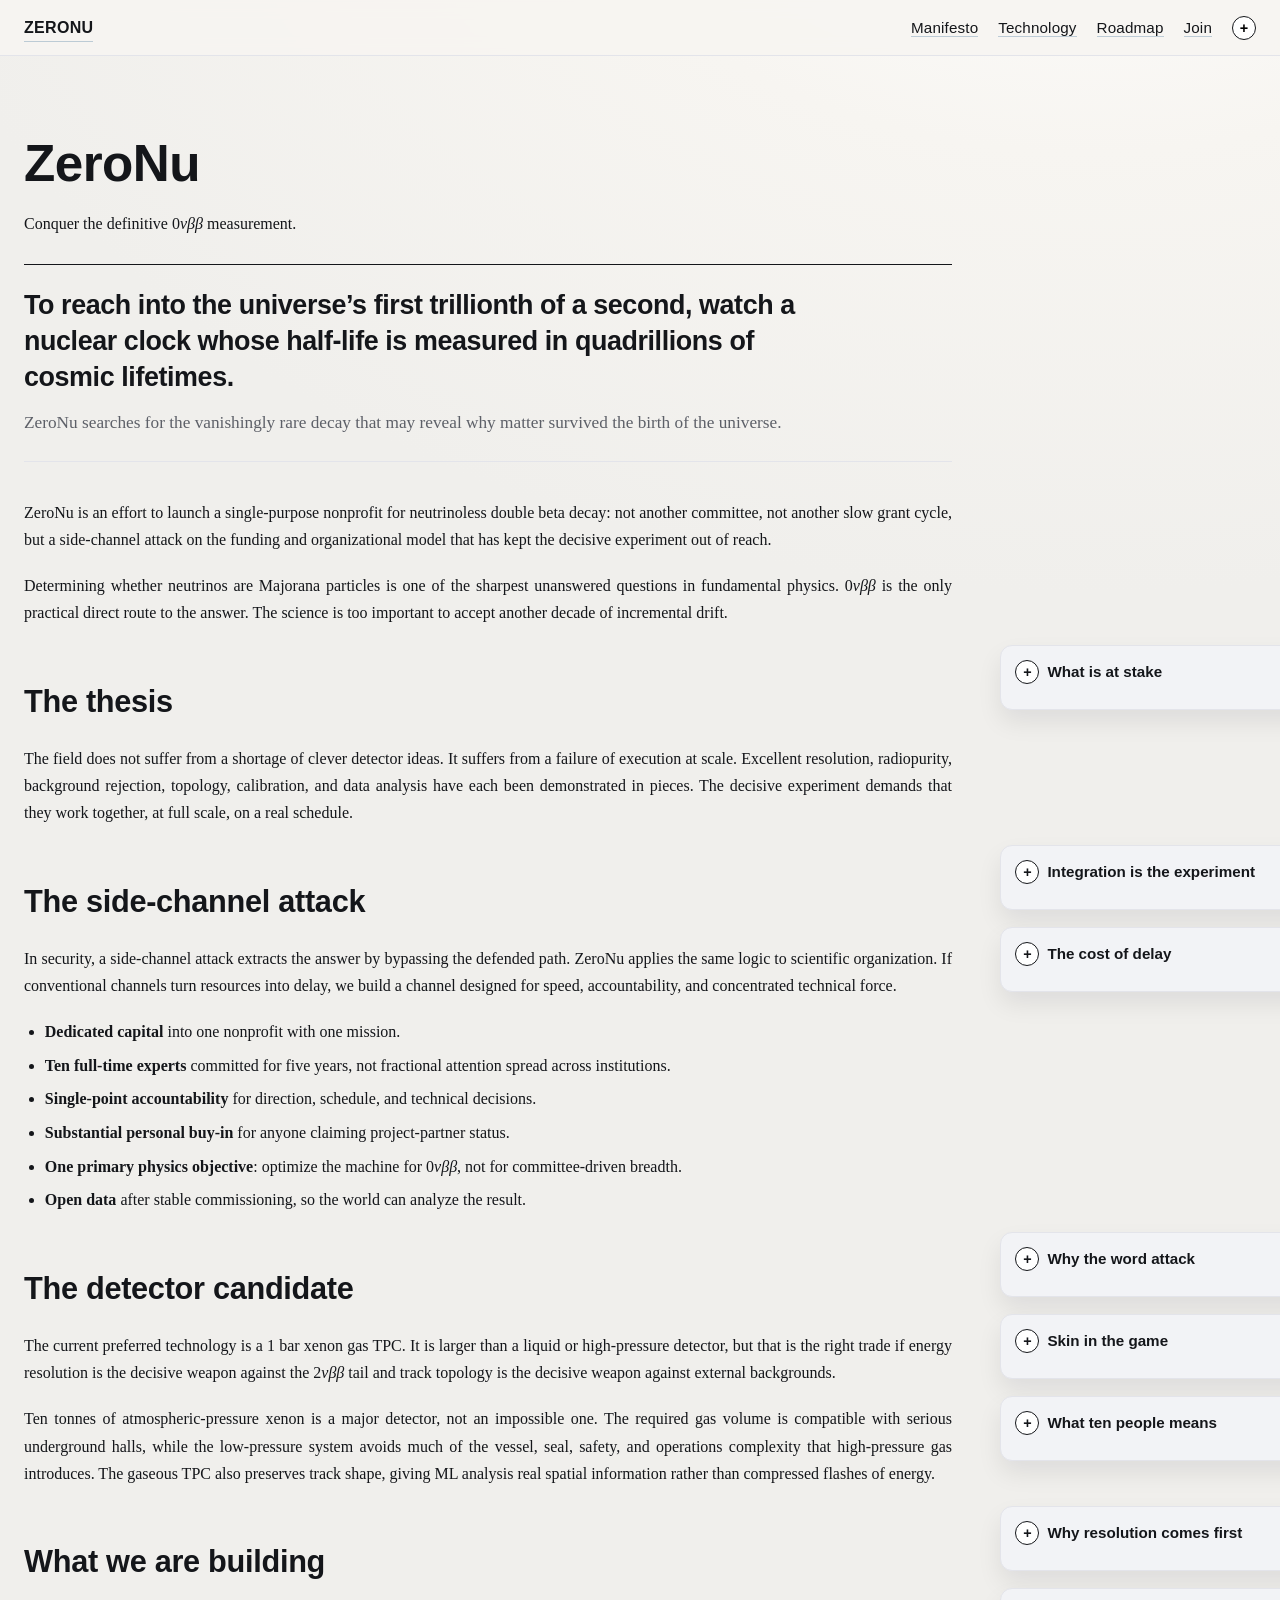
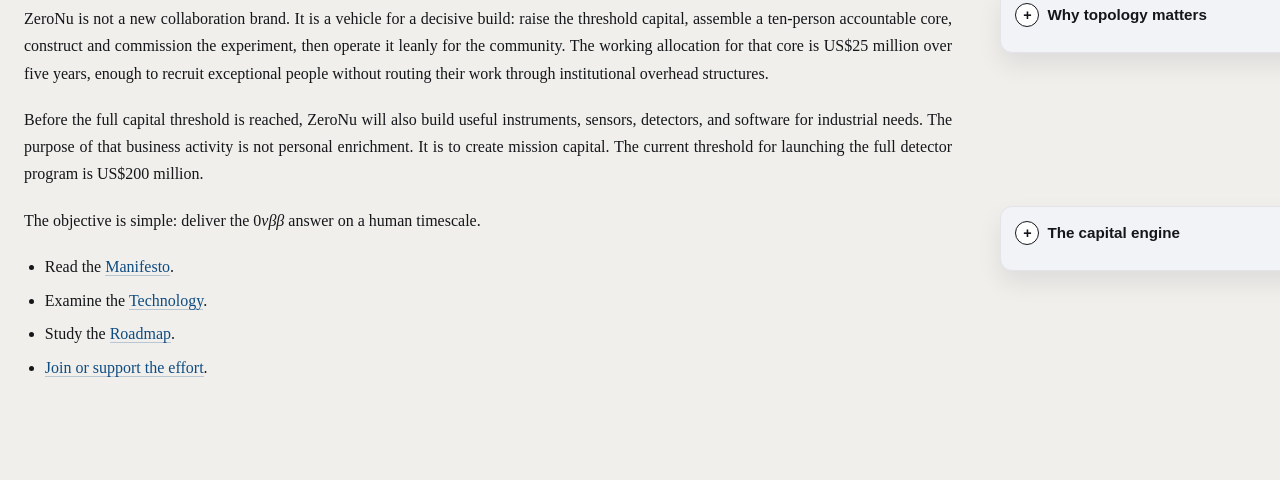
<file: docs/index.html>
<!doctype html>
<html lang="en">
<head>
  <meta charset="utf-8" />
  <meta name="viewport" content="width=device-width,initial-scale=1" />
  <title>ZeroNu — ZeroNu</title>
    <link rel="stylesheet" href="assets/style.css" />
  </head>
<body>
    <nav class="nav">
      <div class="nav-inner">
        <a href="index.html" class="brand">ZeroNu</a>
        <div class="links">
          <a href="manifesto.html">Manifesto</a>
          <a href="technology.html">Technology</a>
          <a href="roadmap.html">Roadmap</a>
          <a href="contact.html">Join</a>
          <button class="commentary-global" id="commentary-toggle" type="button" aria-pressed="false" aria-label="Toggle commentary" title="Toggle commentary">
            <span class="commentary-toggle" aria-hidden="true"></span>
          </button>
        </div>
      </div>
    </nav>
    <main class="container">
    <h1 id="zeronu">ZeroNu</h1>
    <p>Conquer the definitive <span
    class="math inline">0<em>ν</em><em>β</em><em>β</em></span>
    measurement.</p>
    <div class="cosmic-hook">
    <p><strong>To reach into the universe’s first trillionth of a
    second, watch a nuclear clock whose half-life is measured in
    quadrillions of cosmic lifetimes.</strong></p>
    <p>ZeroNu searches for the vanishingly rare decay that may reveal
    why matter survived the birth of the universe.</p>
    </div>
    <p>ZeroNu is an effort to launch a single-purpose nonprofit for
    neutrinoless double beta decay: not another committee, not another
    slow grant cycle, but a side-channel attack on the funding and
    organizational model that has kept the decisive experiment out of
    reach.</p>
    <p>Determining whether neutrinos are Majorana particles is one of
    the sharpest unanswered questions in fundamental physics. <span
    class="math inline">0<em>ν</em><em>β</em><em>β</em></span> is the
    only practical direct route to the answer. The science is too
    important to accept another decade of incremental drift.</p>
    <span class="commentary-anchor" aria-hidden="true"></span>
    <details class="commentary" data-commentary="1">
    <summary><span class="commentary-toggle" aria-hidden="true"></span><span class="commentary-title">What is at stake</span></summary>
    <div class="commentary-body">
    <p>If <span
    class="math inline">0<em>ν</em><em>β</em><em>β</em></span> exists,
    lepton number is violated. That would reshape how we think about
    neutrino mass, matter-antimatter asymmetry, and physics beyond the
    Standard Model. A null result at the right scale would be nearly as
    valuable: it would close territory that theory has inhabited for
    decades.</p>
    </div></details>
    <h2 id="the-thesis">The thesis</h2>
    <p>The field does not suffer from a shortage of clever detector
    ideas. It suffers from a failure of execution at scale. Excellent
    resolution, radiopurity, background rejection, topology,
    calibration, and data analysis have each been demonstrated in
    pieces. The decisive experiment demands that they work together, at
    full scale, on a real schedule.</p>
    <span class="commentary-anchor" aria-hidden="true"></span>
    <details class="commentary" data-commentary="1">
    <summary><span class="commentary-toggle" aria-hidden="true"></span><span class="commentary-title">Integration is the experiment</span></summary>
    <div class="commentary-body">
    <p>The hard failures appear when subsystems meet:
    cross-contamination, calibration coupling, service complexity,
    procurement yield, slow feedback loops, and analysis choices that
    quietly reduce effective exposure. The experiment is not the list of
    subsystems. The experiment is the integration.</p>
    </div></details>
    <span class="commentary-anchor" aria-hidden="true"></span>
    <details class="commentary" data-commentary="1">
    <summary><span class="commentary-toggle" aria-hidden="true"></span><span class="commentary-title">The cost of delay</span></summary>
    <div class="commentary-body">
    <p>Failure does not have to look like a broken detector. It can look
    like a detector that arrives a generation late, diluted by secondary
    requirements and too slow to probe the right question at the
    relevant scale.</p>
    </div></details>
    <h2 id="the-side-channel-attack">The side-channel attack</h2>
    <p>In security, a side-channel attack extracts the answer by
    bypassing the defended path. ZeroNu applies the same logic to
    scientific organization. If conventional channels turn resources
    into delay, we build a channel designed for speed, accountability,
    and concentrated technical force.</p>
    <ul>
    <li><strong>Dedicated capital</strong> into one nonprofit with one
    mission.</li>
    <li><strong>Ten full-time experts</strong> committed for five years,
    not fractional attention spread across institutions.</li>
    <li><strong>Single-point accountability</strong> for direction,
    schedule, and technical decisions.</li>
    <li><strong>Substantial personal buy-in</strong> for anyone claiming
    project-partner status.</li>
    <li><strong>One primary physics objective</strong>: optimize the
    machine for <span
    class="math inline">0<em>ν</em><em>β</em><em>β</em></span>, not for
    committee-driven breadth.</li>
    <li><strong>Open data</strong> after stable commissioning, so the
    world can analyze the result.</li>
    </ul>
    <span class="commentary-anchor" aria-hidden="true"></span>
    <details class="commentary" data-commentary="1">
    <summary><span class="commentary-toggle" aria-hidden="true"></span><span class="commentary-title">Why the word attack</span></summary>
    <div class="commentary-body">
    <p>The word is intentional. This is not a polite supplement to the
    status quo. It is an attempt to break through a structural
    bottleneck that normal incentives have failed to solve.</p>
    </div></details>
    <span class="commentary-anchor" aria-hidden="true"></span>
    <details class="commentary" data-commentary="1">
    <summary><span class="commentary-toggle" aria-hidden="true"></span><span class="commentary-title">Skin in the game</span></summary>
    <div class="commentary-body">
    <p>Partners must carry personal downside: capital, future upside,
    institutional leverage, or career risk. Hired workers are paid
    normally; the buy-in rule is for people seeking durable standing or
    decision influence.</p>
    </div></details>
    <span class="commentary-anchor" aria-hidden="true"></span>
    <details class="commentary" data-commentary="1">
    <summary><span class="commentary-toggle" aria-hidden="true"></span><span class="commentary-title">What ten people means</span></summary>
    <div class="commentary-body">
    <p>Ten is the accountable core, not the total number of human beings
    who will ever touch the detector. The core owns architecture,
    interfaces, procurement acceptance, integration, and commissioning.
    Qualified vendors fabricate parts; assay facilities make
    measurements; underground sites provide local services; and
    specialists enter for bounded tasks. Headcount outside the core does
    not become distributed authority inside it.</p>
    </div></details>
    <h2 id="the-detector-candidate">The detector candidate</h2>
    <p>The current preferred technology is a 1 bar xenon gas TPC. It is
    larger than a liquid or high-pressure detector, but that is the
    right trade if energy resolution is the decisive weapon against the
    <span class="math inline">2<em>ν</em><em>β</em><em>β</em></span>
    tail and track topology is the decisive weapon against external
    backgrounds.</p>
    <p>Ten tonnes of atmospheric-pressure xenon is a major detector, not
    an impossible one. The required gas volume is compatible with
    serious underground halls, while the low-pressure system avoids much
    of the vessel, seal, safety, and operations complexity that
    high-pressure gas introduces. The gaseous TPC also preserves track
    shape, giving ML analysis real spatial information rather than
    compressed flashes of energy.</p>
    <span class="commentary-anchor" aria-hidden="true"></span>
    <details class="commentary" data-commentary="1">
    <summary><span class="commentary-toggle" aria-hidden="true"></span><span class="commentary-title">Why resolution comes first</span></summary>
    <div class="commentary-body">
    <p>External backgrounds can be reduced by depth, shielding,
    radiopurity, and topology. The allowed <span
    class="math inline">2<em>ν</em><em>β</em><em>β</em></span> decay
    comes from the isotope itself. Its leakage into the signal window is
    controlled by energy resolution.</p>
    </div></details>
    <span class="commentary-anchor" aria-hidden="true"></span>
    <details class="commentary" data-commentary="1">
    <summary><span class="commentary-toggle" aria-hidden="true"></span><span class="commentary-title">Why topology matters</span></summary>
    <div class="commentary-body">
    <p>In gas, a candidate is a three-dimensional track, not just an
    energy sum. ML can use morphology, endpoints, multiplicity,
    position, and reconstruction quality to reject backgrounds that do
    not look like two electrons from one vertex.</p>
    </div></details>
    <h2 id="what-we-are-building">What we are building</h2>
    <p>ZeroNu is not a new collaboration brand. It is a vehicle for a
    decisive build: raise the threshold capital, assemble a ten-person
    accountable core, construct and commission the experiment, then
    operate it leanly for the community. The working allocation for that
    core is US$25 million over five years, enough to recruit exceptional
    people without routing their work through institutional overhead
    structures.</p>
    <p>Before the full capital threshold is reached, ZeroNu will also
    build useful instruments, sensors, detectors, and software for
    industrial needs. The purpose of that business activity is not
    personal enrichment. It is to create mission capital. The current
    threshold for launching the full detector program is US$200
    million.</p>
    <span class="commentary-anchor" aria-hidden="true"></span>
    <details class="commentary" data-commentary="1">
    <summary><span class="commentary-toggle" aria-hidden="true"></span><span class="commentary-title">The capital engine</span></summary>
    <div class="commentary-body">
    <p>Founders and equity holders of affiliated ventures pledge that
    net proceeds available for distribution will be directed toward the
    <span class="math inline">0<em>ν</em><em>β</em><em>β</em></span>
    mission, after ordinary business costs, taxes, and legal
    obligations.</p>
    </div></details>
    <p>The objective is simple: deliver the <span
    class="math inline">0<em>ν</em><em>β</em><em>β</em></span> answer on
    a human timescale.</p>
    <ul>
    <li>Read the <a href="manifesto.html">Manifesto</a>.</li>
    <li>Examine the <a href="technology.html">Technology</a>.</li>
    <li>Study the <a href="roadmap.html">Roadmap</a>.</li>
    <li><a href="contact.html">Join or support the effort</a>.</li>
    </ul>
  </main>
    <script src="assets/marginalia.js" defer></script>
</body>
</html>
</file>
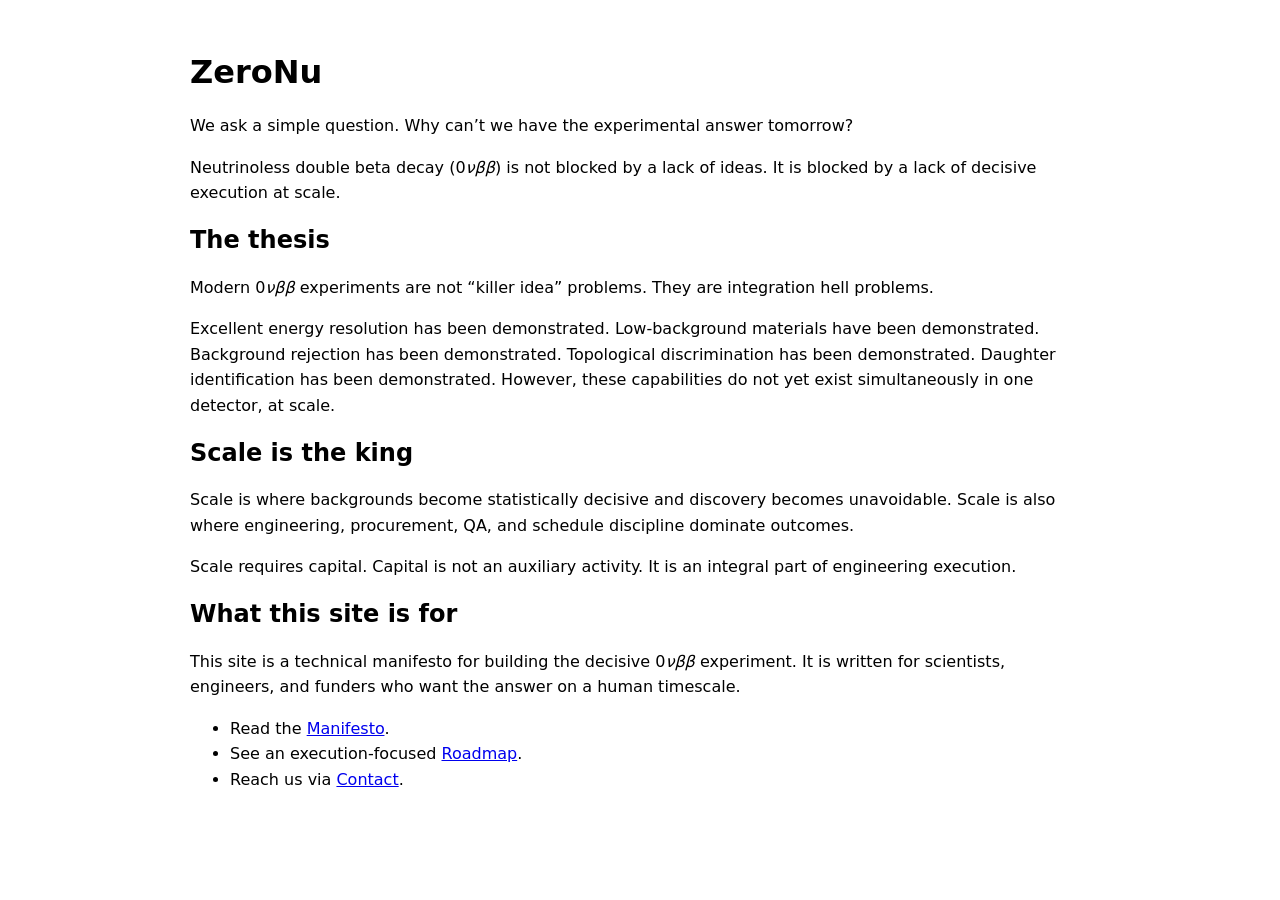
<file: site/index.html>
<!doctype html>
<html lang="en">
<head>
  <meta charset="utf-8" />
  <meta name="viewport" content="width=device-width,initial-scale=1" />
  <title>index — ZeroNu</title>
    <link rel="stylesheet" href="assets/style.css" />
  </head>
<body>
  <main class="container">
    <h1 id="zeronu">ZeroNu</h1>
    <p>We ask a simple question. Why can’t we have the experimental
    answer tomorrow?</p>
    <p>Neutrinoless double beta decay (<span
    class="math inline">0<em>ν</em><em>β</em><em>β</em></span>) is not
    blocked by a lack of ideas. It is blocked by a lack of decisive
    execution at scale.</p>
    <h2 id="the-thesis">The thesis</h2>
    <p>Modern <span
    class="math inline">0<em>ν</em><em>β</em><em>β</em></span>
    experiments are not “killer idea” problems. They are integration
    hell problems.</p>
    <p>Excellent energy resolution has been demonstrated. Low-background
    materials have been demonstrated. Background rejection has been
    demonstrated. Topological discrimination has been demonstrated.
    Daughter identification has been demonstrated. However, these
    capabilities do not yet exist simultaneously in one detector, at
    scale.</p>
    <h2 id="scale-is-the-king">Scale is the king</h2>
    <p>Scale is where backgrounds become statistically decisive and
    discovery becomes unavoidable. Scale is also where engineering,
    procurement, QA, and schedule discipline dominate outcomes.</p>
    <p>Scale requires capital. Capital is not an auxiliary activity. It
    is an integral part of engineering execution.</p>
    <h2 id="what-this-site-is-for">What this site is for</h2>
    <p>This site is a technical manifesto for building the decisive
    <span class="math inline">0<em>ν</em><em>β</em><em>β</em></span>
    experiment. It is written for scientists, engineers, and funders who
    want the answer on a human timescale.</p>
    <ul>
    <li>Read the <a href="manifesto.html">Manifesto</a>.</li>
    <li>See an execution-focused <a
    href="roadmap.html">Roadmap</a>.</li>
    <li>Reach us via <a href="contact.html">Contact</a>.</li>
    </ul>
  </main>
</body>
</html>
</file>
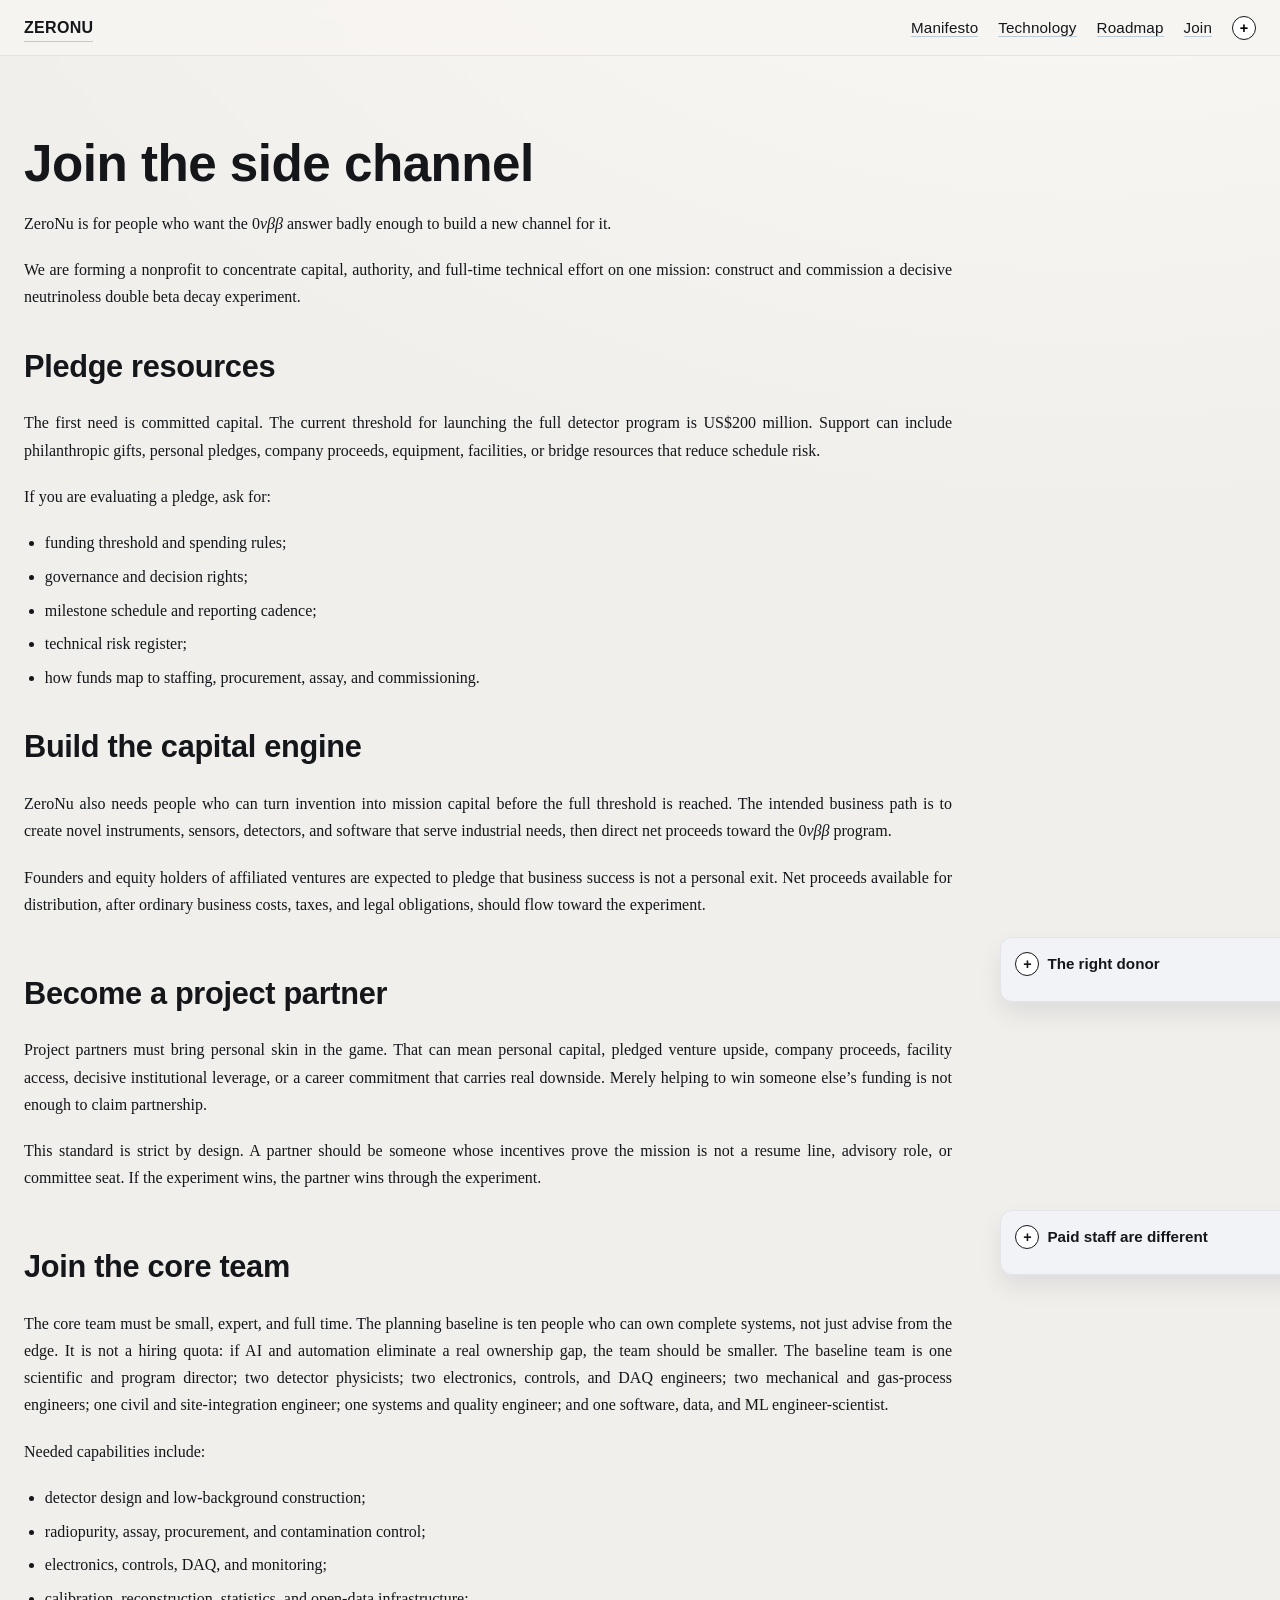
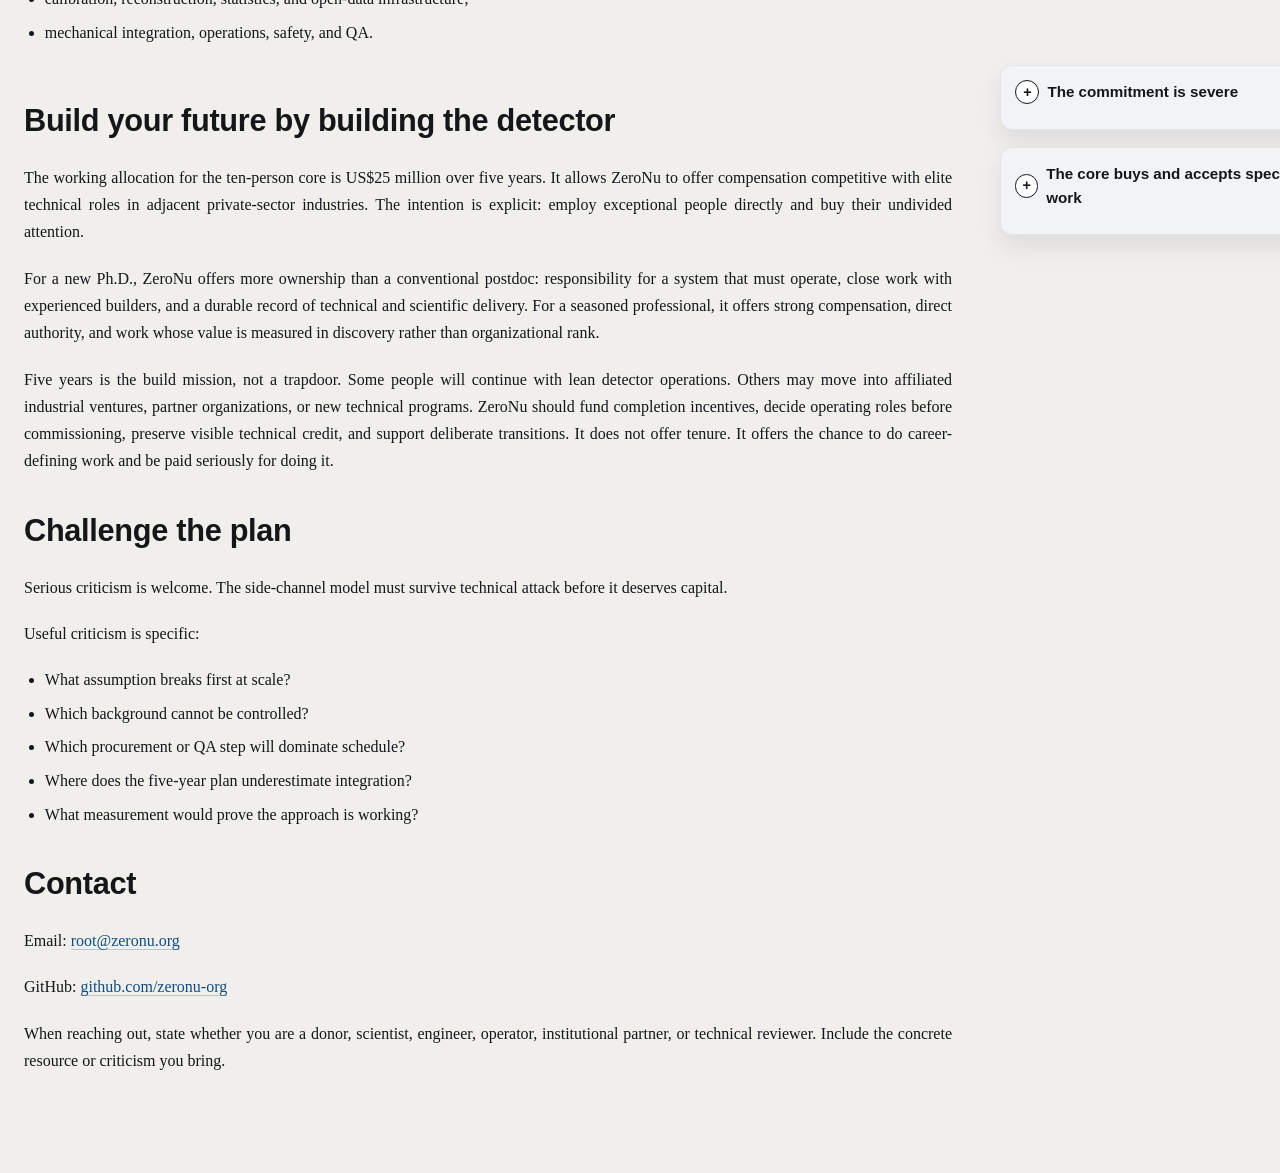
<file: docs/contact.html>
<!doctype html>
<html lang="en">
<head>
  <meta charset="utf-8" />
  <meta name="viewport" content="width=device-width,initial-scale=1" />
  <title>Join — ZeroNu</title>
    <link rel="stylesheet" href="assets/style.css" />
  </head>
<body>
    <nav class="nav">
      <div class="nav-inner">
        <a href="index.html" class="brand">ZeroNu</a>
        <div class="links">
          <a href="manifesto.html">Manifesto</a>
          <a href="technology.html">Technology</a>
          <a href="roadmap.html">Roadmap</a>
          <a href="contact.html">Join</a>
          <button class="commentary-global" id="commentary-toggle" type="button" aria-pressed="false" aria-label="Toggle commentary" title="Toggle commentary">
            <span class="commentary-toggle" aria-hidden="true"></span>
          </button>
        </div>
      </div>
    </nav>
    <main class="container">
    <h1 id="join-the-side-channel">Join the side channel</h1>
    <p>ZeroNu is for people who want the <span
    class="math inline">0<em>ν</em><em>β</em><em>β</em></span> answer
    badly enough to build a new channel for it.</p>
    <p>We are forming a nonprofit to concentrate capital, authority, and
    full-time technical effort on one mission: construct and commission
    a decisive neutrinoless double beta decay experiment.</p>
    <h2 id="pledge-resources">Pledge resources</h2>
    <p>The first need is committed capital. The current threshold for
    launching the full detector program is US$200 million. Support can
    include philanthropic gifts, personal pledges, company proceeds,
    equipment, facilities, or bridge resources that reduce schedule
    risk.</p>
    <p>If you are evaluating a pledge, ask for:</p>
    <ul>
    <li>funding threshold and spending rules;</li>
    <li>governance and decision rights;</li>
    <li>milestone schedule and reporting cadence;</li>
    <li>technical risk register;</li>
    <li>how funds map to staffing, procurement, assay, and
    commissioning.</li>
    </ul>
    <h2 id="build-the-capital-engine">Build the capital engine</h2>
    <p>ZeroNu also needs people who can turn invention into mission
    capital before the full threshold is reached. The intended business
    path is to create novel instruments, sensors, detectors, and
    software that serve industrial needs, then direct net proceeds
    toward the <span
    class="math inline">0<em>ν</em><em>β</em><em>β</em></span>
    program.</p>
    <p>Founders and equity holders of affiliated ventures are expected
    to pledge that business success is not a personal exit. Net proceeds
    available for distribution, after ordinary business costs, taxes,
    and legal obligations, should flow toward the experiment.</p>
    <span class="commentary-anchor" aria-hidden="true"></span>
    <details class="commentary" data-commentary="1">
    <summary><span class="commentary-toggle" aria-hidden="true"></span><span class="commentary-title">The right donor</span></summary>
    <div class="commentary-body">
    <p>This project is not looking for symbolic support. It is looking
    for people who understand that the funding model is the technical
    bottleneck and want their capital, inventions, or industrial
    channels to change the operating model.</p>
    </div></details>
    <h2 id="become-a-project-partner">Become a project partner</h2>
    <p>Project partners must bring personal skin in the game. That can
    mean personal capital, pledged venture upside, company proceeds,
    facility access, decisive institutional leverage, or a career
    commitment that carries real downside. Merely helping to win someone
    else’s funding is not enough to claim partnership.</p>
    <p>This standard is strict by design. A partner should be someone
    whose incentives prove the mission is not a resume line, advisory
    role, or committee seat. If the experiment wins, the partner wins
    through the experiment.</p>
    <span class="commentary-anchor" aria-hidden="true"></span>
    <details class="commentary" data-commentary="1">
    <summary><span class="commentary-toggle" aria-hidden="true"></span><span class="commentary-title">Paid staff are different</span></summary>
    <div class="commentary-body">
    <p>This requirement does not apply to hired workers. ZeroNu should
    pay scientists, engineers, technicians, and operators fairly for
    professional work. The buy-in rule applies to project partners with
    durable standing or decision influence.</p>
    </div></details>
    <h2 id="join-the-core-team">Join the core team</h2>
    <p>The core team must be small, expert, and full time. The planning
    baseline is ten people who can own complete systems, not just advise
    from the edge. It is not a hiring quota: if AI and automation
    eliminate a real ownership gap, the team should be smaller. The
    baseline team is one scientific and program director; two detector
    physicists; two electronics, controls, and DAQ engineers; two
    mechanical and gas-process engineers; one civil and site-integration
    engineer; one systems and quality engineer; and one software, data,
    and ML engineer-scientist.</p>
    <p>Needed capabilities include:</p>
    <ul>
    <li>detector design and low-background construction;</li>
    <li>radiopurity, assay, procurement, and contamination control;</li>
    <li>electronics, controls, DAQ, and monitoring;</li>
    <li>calibration, reconstruction, statistics, and open-data
    infrastructure;</li>
    <li>mechanical integration, operations, safety, and QA.</li>
    </ul>
    <span class="commentary-anchor" aria-hidden="true"></span>
    <details class="commentary" data-commentary="1">
    <summary><span class="commentary-toggle" aria-hidden="true"></span><span class="commentary-title">The commitment is severe</span></summary>
    <div class="commentary-body">
    <p>The intended commitment is five years of full-time work. That is
    the point. Fractional effort is the disease this project is built to
    escape.</p>
    </div></details>
    <span class="commentary-anchor" aria-hidden="true"></span>
    <details class="commentary" data-commentary="1">
    <summary><span class="commentary-toggle" aria-hidden="true"></span><span class="commentary-title">The core buys and accepts specialist work</span></summary>
    <div class="commentary-body">
    <p>Ten does not mean self-performing every trade. Commercial
    fabricators, assay laboratories, underground-site personnel, and
    time-bounded specialists will do defined work. Core members write
    the requirements, control the interfaces, verify performance, and
    own the result.</p>
    </div></details>
    <h2 id="build-your-future-by-building-the-detector">Build your
    future by building the detector</h2>
    <p>The working allocation for the ten-person core is US$25 million
    over five years. It allows ZeroNu to offer compensation competitive
    with elite technical roles in adjacent private-sector industries.
    The intention is explicit: employ exceptional people directly and
    buy their undivided attention.</p>
    <p>For a new Ph.D., ZeroNu offers more ownership than a conventional
    postdoc: responsibility for a system that must operate, close work
    with experienced builders, and a durable record of technical and
    scientific delivery. For a seasoned professional, it offers strong
    compensation, direct authority, and work whose value is measured in
    discovery rather than organizational rank.</p>
    <p>Five years is the build mission, not a trapdoor. Some people will
    continue with lean detector operations. Others may move into
    affiliated industrial ventures, partner organizations, or new
    technical programs. ZeroNu should fund completion incentives, decide
    operating roles before commissioning, preserve visible technical
    credit, and support deliberate transitions. It does not offer
    tenure. It offers the chance to do career-defining work and be paid
    seriously for doing it.</p>
    <h2 id="challenge-the-plan">Challenge the plan</h2>
    <p>Serious criticism is welcome. The side-channel model must survive
    technical attack before it deserves capital.</p>
    <p>Useful criticism is specific:</p>
    <ul>
    <li>What assumption breaks first at scale?</li>
    <li>Which background cannot be controlled?</li>
    <li>Which procurement or QA step will dominate schedule?</li>
    <li>Where does the five-year plan underestimate integration?</li>
    <li>What measurement would prove the approach is working?</li>
    </ul>
    <h2 id="contact">Contact</h2>
    <p>Email: <a href="mailto:root@zeronu.org">root@zeronu.org</a></p>
    <p>GitHub: <a
    href="https://github.com/zeronu-org">github.com/zeronu-org</a></p>
    <p>When reaching out, state whether you are a donor, scientist,
    engineer, operator, institutional partner, or technical reviewer.
    Include the concrete resource or criticism you bring.</p>
  </main>
    <script src="assets/marginalia.js" defer></script>
</body>
</html>
</file>
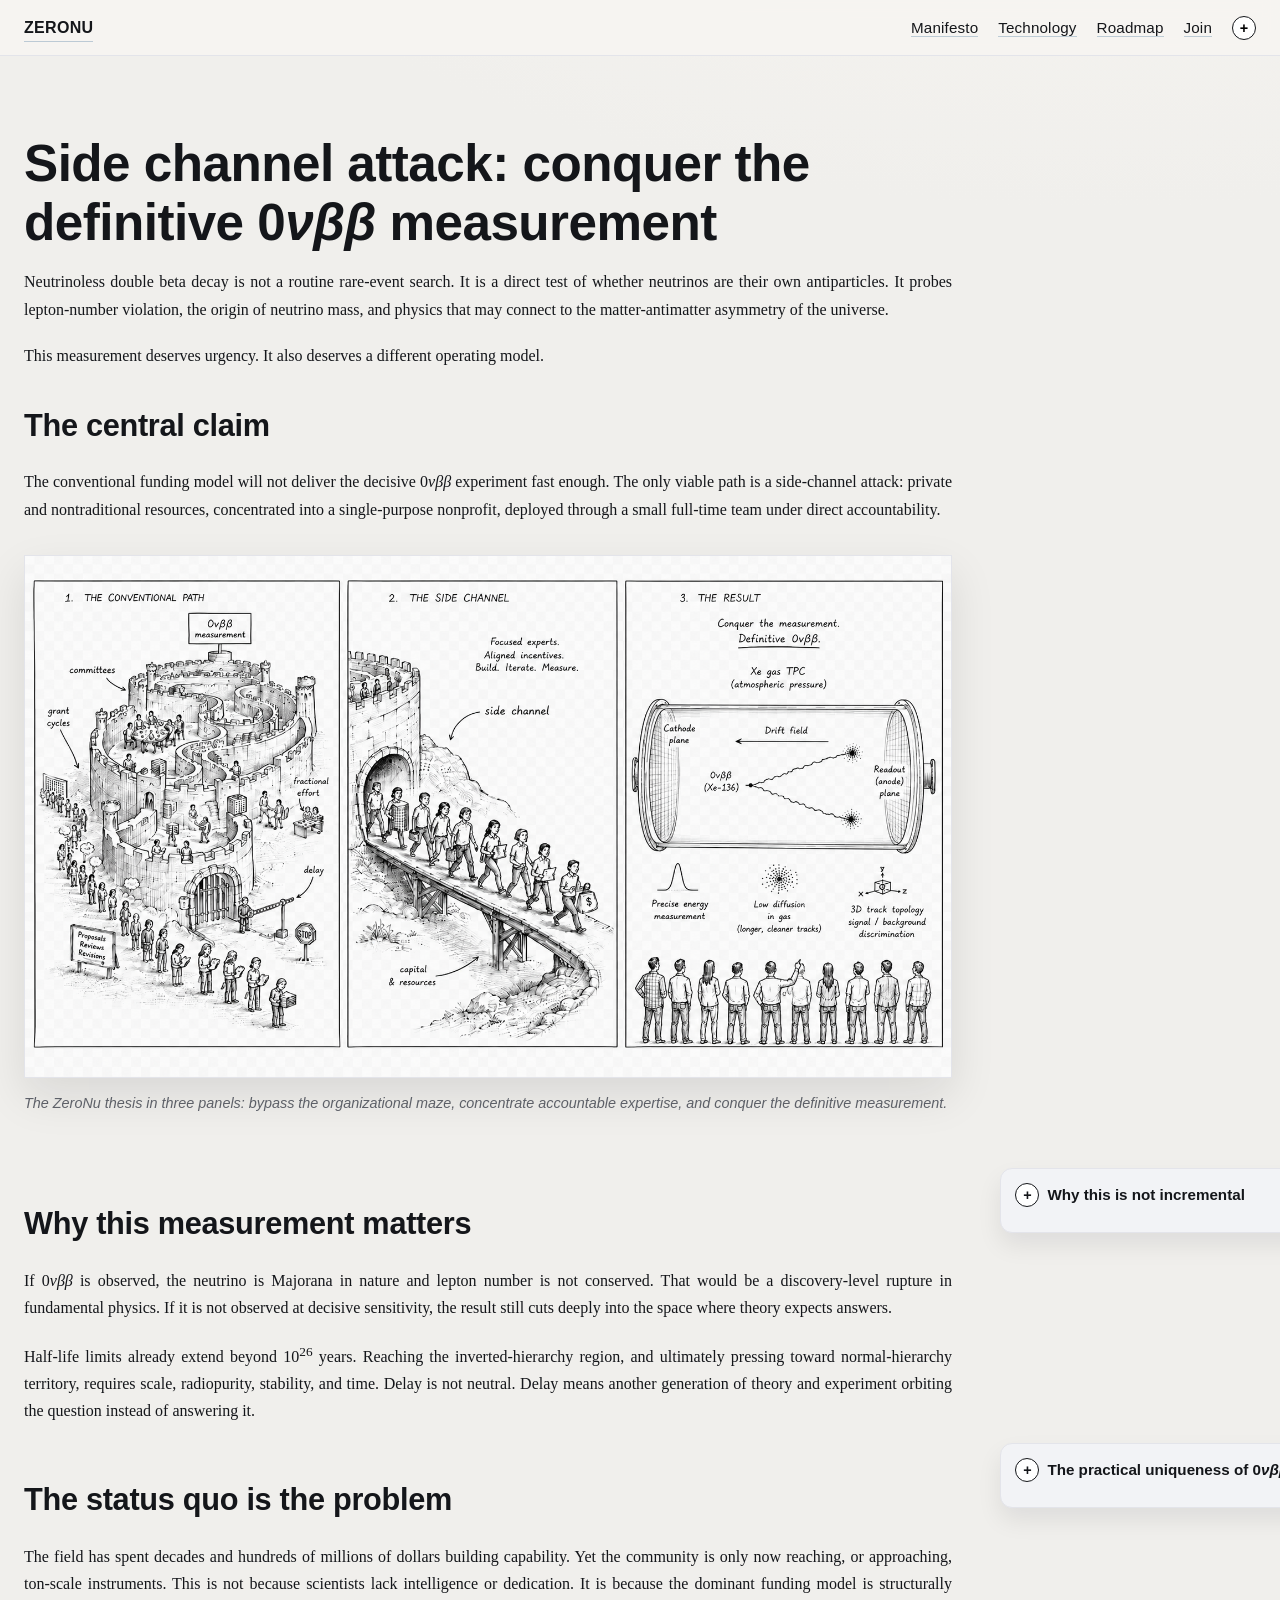
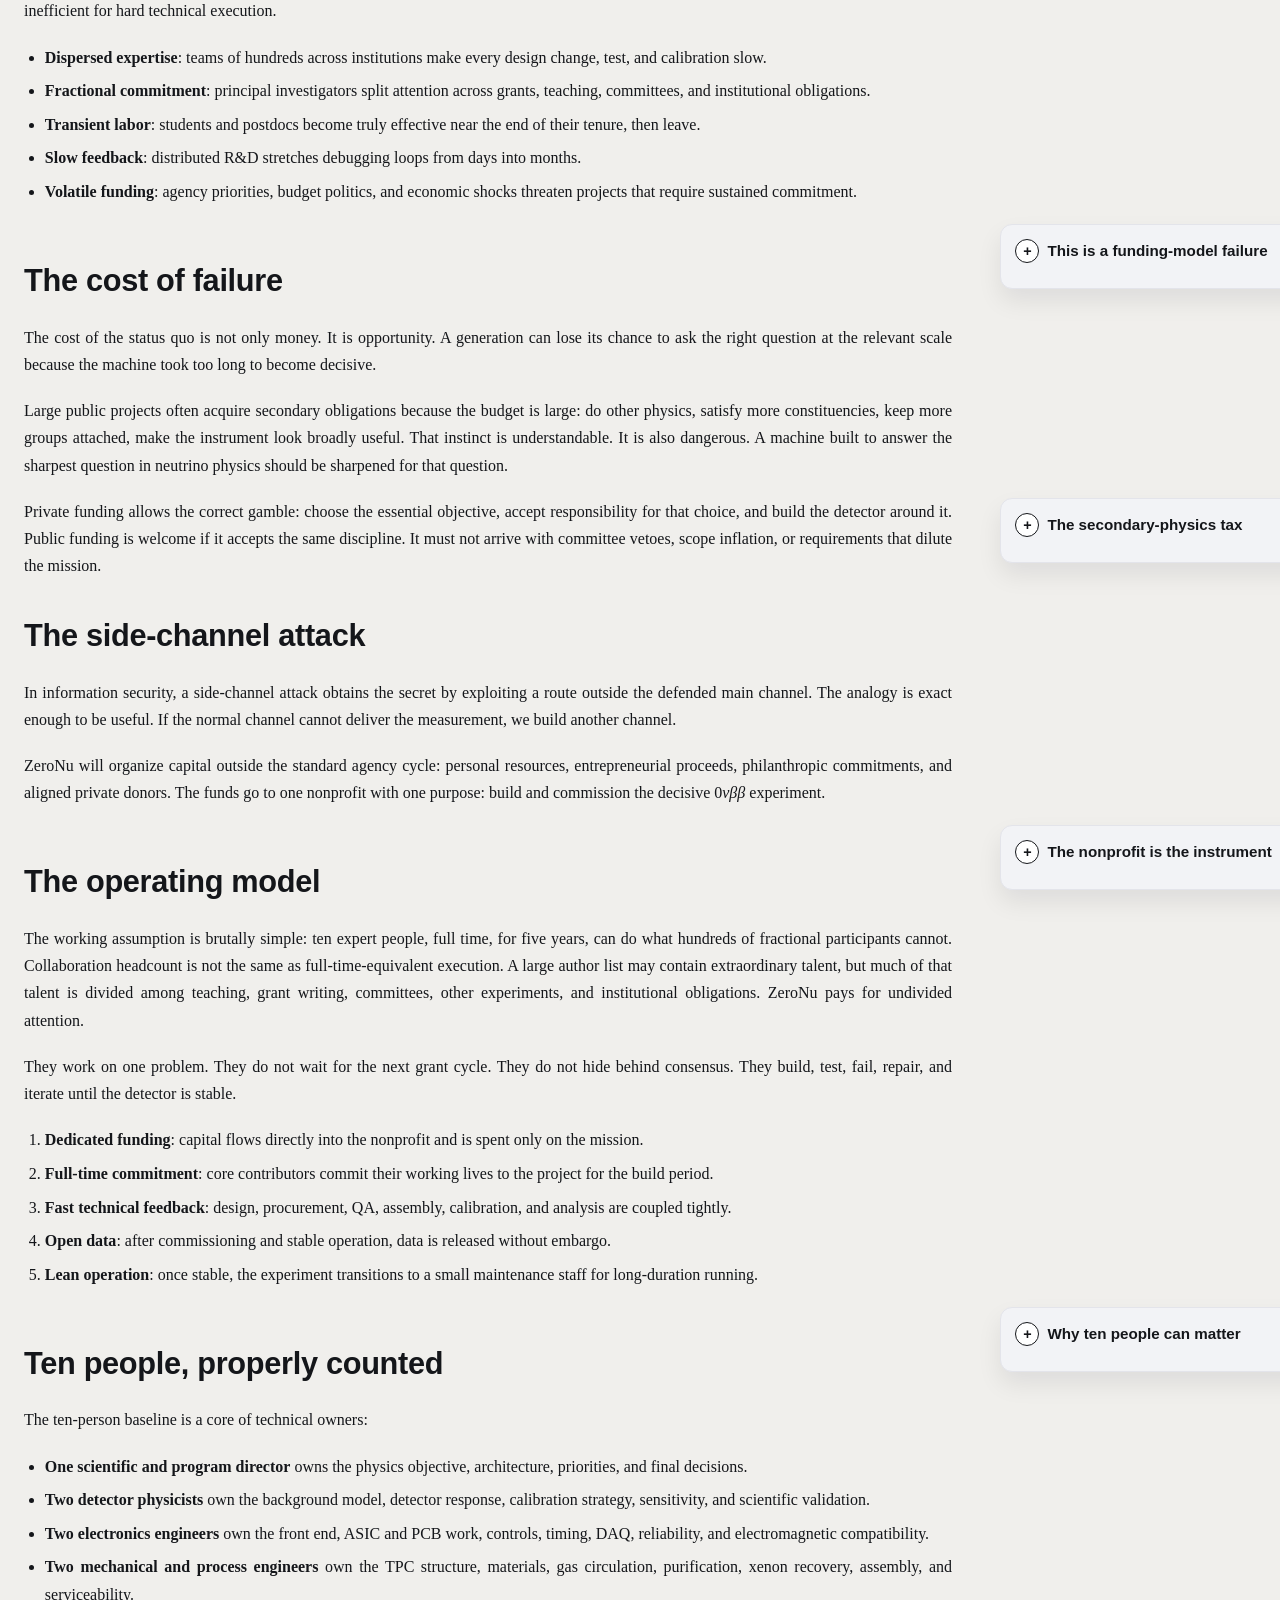
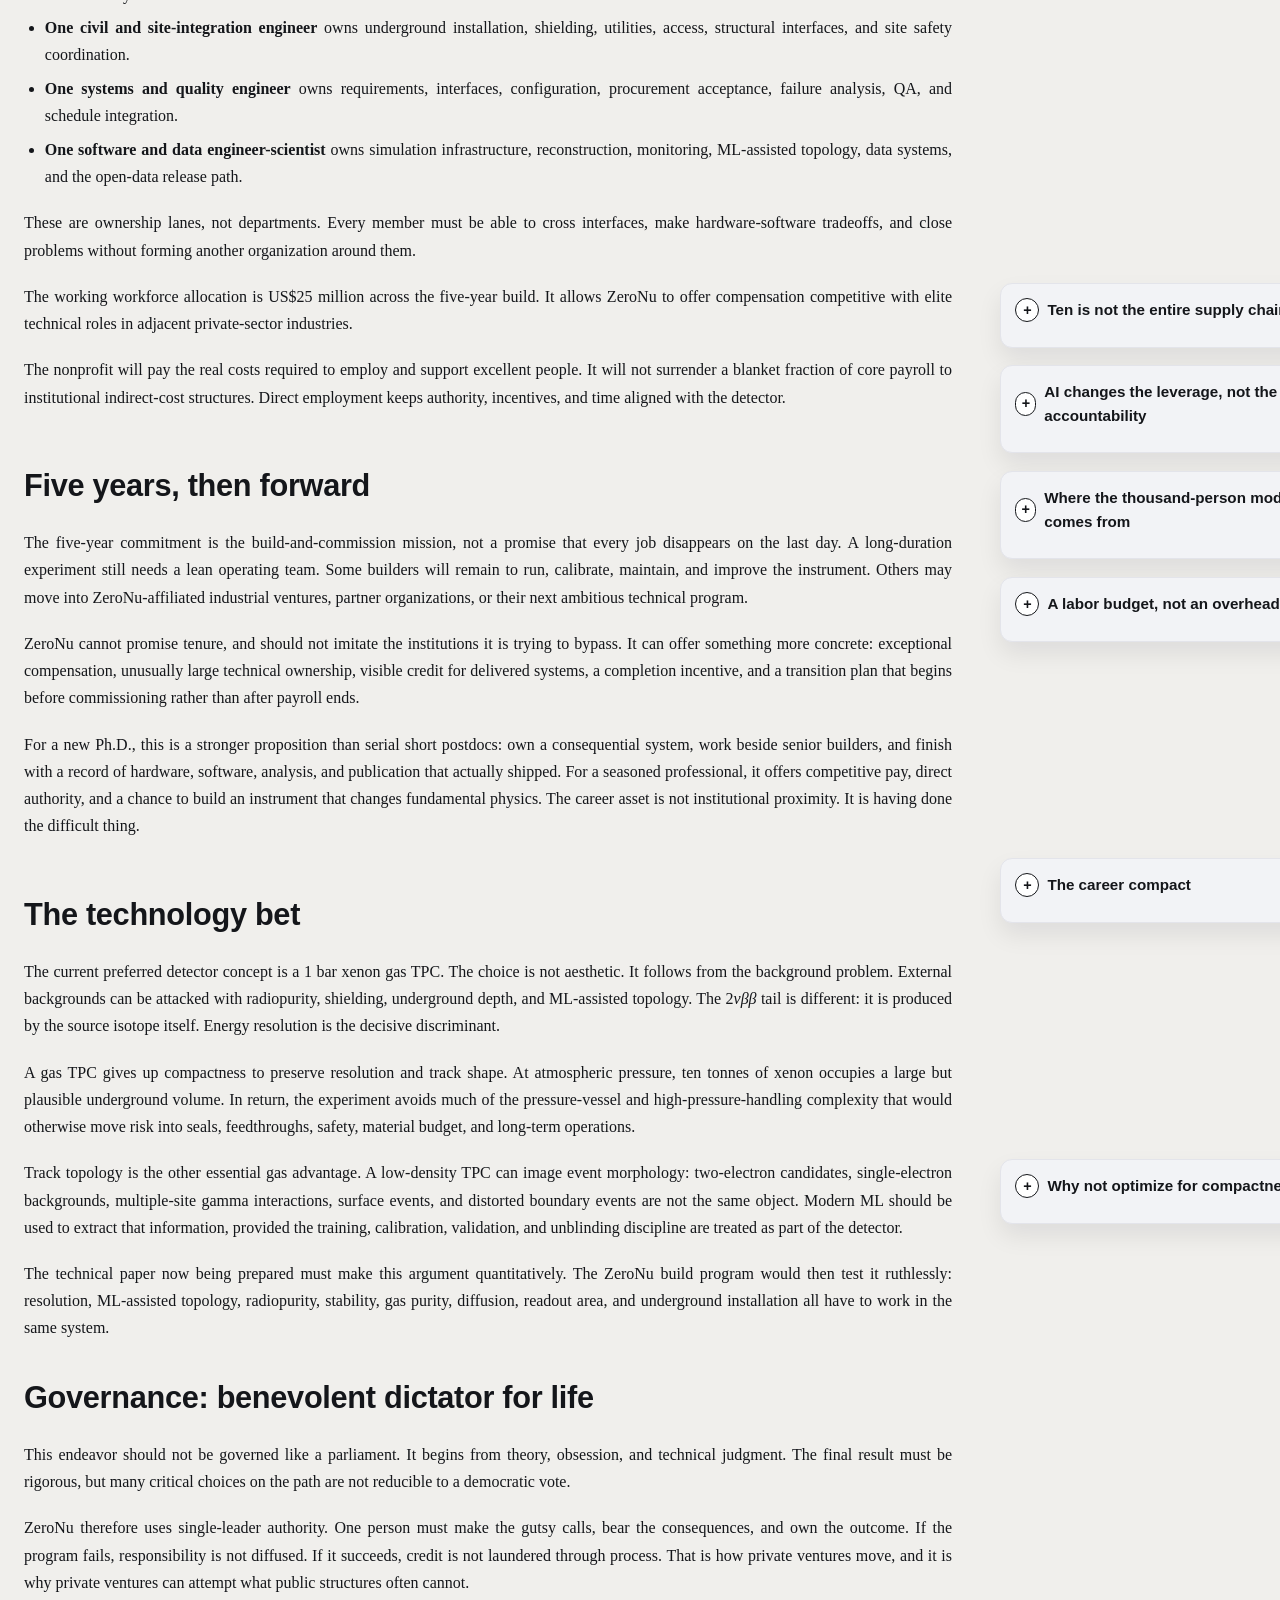
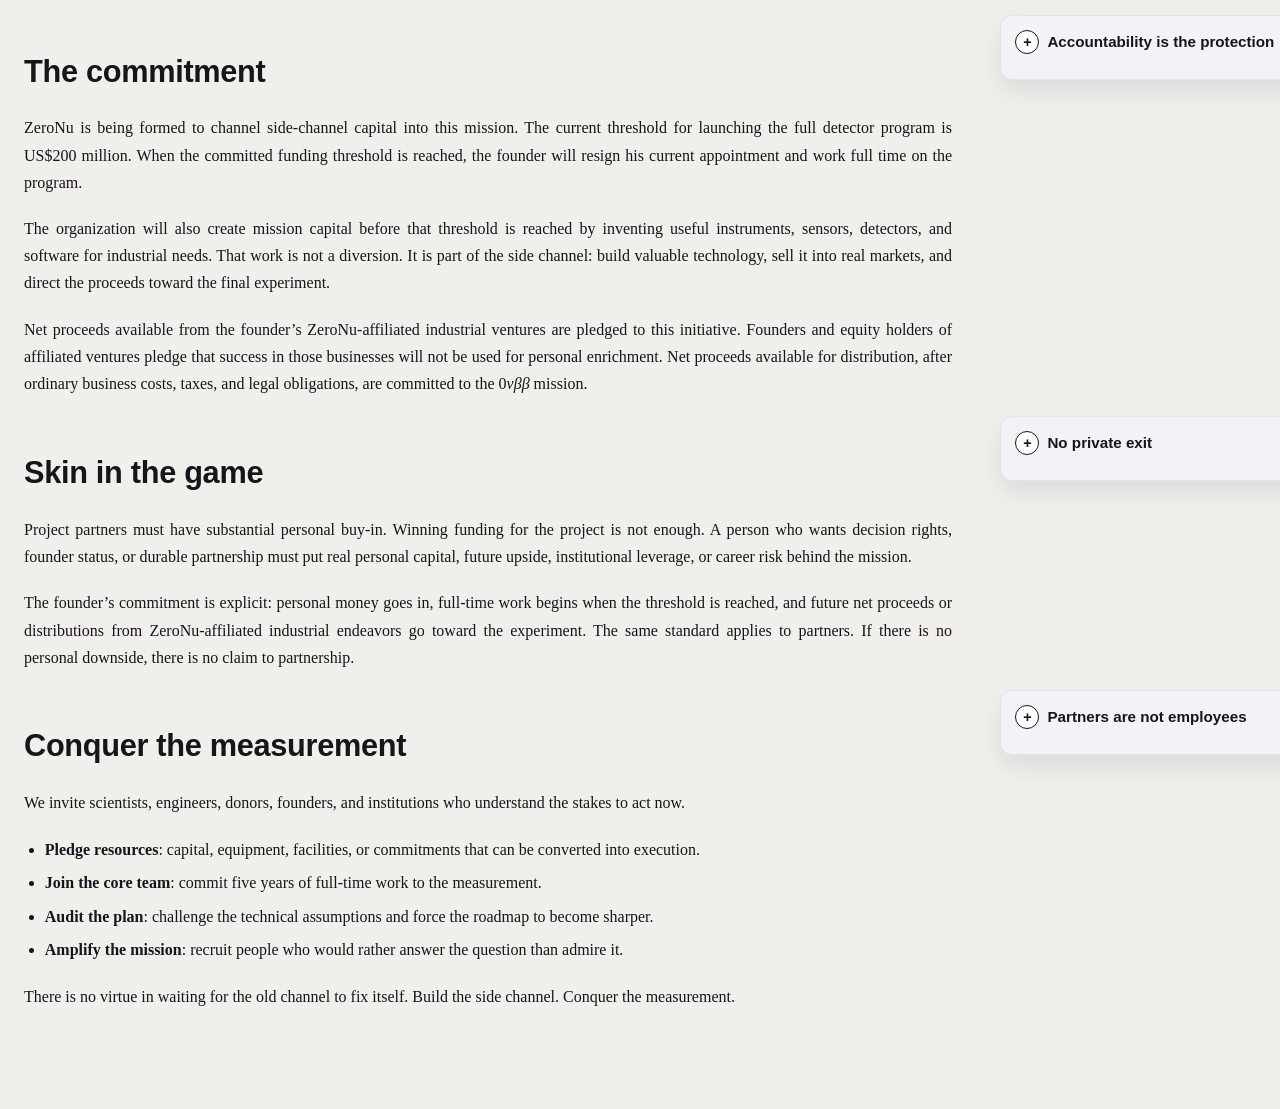
<file: docs/manifesto.html>
<!doctype html>
<html lang="en">
<head>
  <meta charset="utf-8" />
  <meta name="viewport" content="width=device-width,initial-scale=1" />
  <title>Manifesto — ZeroNu</title>
    <link rel="stylesheet" href="assets/style.css" />
  </head>
<body>
    <nav class="nav">
      <div class="nav-inner">
        <a href="index.html" class="brand">ZeroNu</a>
        <div class="links">
          <a href="manifesto.html">Manifesto</a>
          <a href="technology.html">Technology</a>
          <a href="roadmap.html">Roadmap</a>
          <a href="contact.html">Join</a>
          <button class="commentary-global" id="commentary-toggle" type="button" aria-pressed="false" aria-label="Toggle commentary" title="Toggle commentary">
            <span class="commentary-toggle" aria-hidden="true"></span>
          </button>
        </div>
      </div>
    </nav>
    <main class="container">
    <h1
    id="side-channel-attack-conquer-the-definitive-0nubetabeta-measurement">Side
    channel attack: conquer the definitive <span
    class="math inline">0<em>ν</em><em>β</em><em>β</em></span>
    measurement</h1>
    <p>Neutrinoless double beta decay is not a routine rare-event
    search. It is a direct test of whether neutrinos are their own
    antiparticles. It probes lepton-number violation, the origin of
    neutrino mass, and physics that may connect to the matter-antimatter
    asymmetry of the universe.</p>
    <p>This measurement deserves urgency. It also deserves a different
    operating model.</p>
    <h2 id="the-central-claim">The central claim</h2>
    <p>The conventional funding model will not deliver the decisive
    <span class="math inline">0<em>ν</em><em>β</em><em>β</em></span>
    experiment fast enough. The only viable path is a side-channel
    attack: private and nontraditional resources, concentrated into a
    single-purpose nonprofit, deployed through a small full-time team
    under direct accountability.</p>
    <div class="manifesto-comic">
    <p><a href="assets/images/zeronu-side-channel-comic.png"><img
    src="assets/images/zeronu-side-channel-comic.png"
    alt="Three-panel comic contrasting the conventional funding maze with ZeroNu’s focused side channel and its atmospheric-pressure xenon gas TPC." /></a></p>
    <p><em>The ZeroNu thesis in three panels: bypass the organizational
    maze, concentrate accountable expertise, and conquer the definitive
    measurement.</em></p>
    </div>
    <span class="commentary-anchor" aria-hidden="true"></span>
    <details class="commentary" data-commentary="1">
    <summary><span class="commentary-toggle" aria-hidden="true"></span><span class="commentary-title">Why this is not incremental</span></summary>
    <div class="commentary-body">
    <p>The goal is not to add a little money to existing structures. The
    goal is to bypass structures that convert money into committees,
    distributed partial effort, and years-long feedback cycles.</p>
    </div></details>
    <h2 id="why-this-measurement-matters">Why this measurement
    matters</h2>
    <p>If <span
    class="math inline">0<em>ν</em><em>β</em><em>β</em></span> is
    observed, the neutrino is Majorana in nature and lepton number is
    not conserved. That would be a discovery-level rupture in
    fundamental physics. If it is not observed at decisive sensitivity,
    the result still cuts deeply into the space where theory expects
    answers.</p>
    <p>Half-life limits already extend beyond <span
    class="math inline">10<sup>26</sup></span> years. Reaching the
    inverted-hierarchy region, and ultimately pressing toward
    normal-hierarchy territory, requires scale, radiopurity, stability,
    and time. Delay is not neutral. Delay means another generation of
    theory and experiment orbiting the question instead of answering
    it.</p>
    <span class="commentary-anchor" aria-hidden="true"></span>
    <details class="commentary" data-commentary="1">
    <summary><span class="commentary-toggle" aria-hidden="true"></span><span class="commentary-title">The practical uniqueness of <span
    class="math inline">0<em>ν</em><em>β</em><em>β</em></span></span></summary>
    <div class="commentary-body">
    <p>Other probes can constrain pieces of the neutrino story. <span
    class="math inline">0<em>ν</em><em>β</em><em>β</em></span> is the
    practical direct test for lepton-number violation and Majorana
    neutrinos. That is why doing it right is not optional.</p>
    </div></details>
    <h2 id="the-status-quo-is-the-problem">The status quo is the
    problem</h2>
    <p>The field has spent decades and hundreds of millions of dollars
    building capability. Yet the community is only now reaching, or
    approaching, ton-scale instruments. This is not because scientists
    lack intelligence or dedication. It is because the dominant funding
    model is structurally inefficient for hard technical execution.</p>
    <ul>
    <li><strong>Dispersed expertise</strong>: teams of hundreds across
    institutions make every design change, test, and calibration
    slow.</li>
    <li><strong>Fractional commitment</strong>: principal investigators
    split attention across grants, teaching, committees, and
    institutional obligations.</li>
    <li><strong>Transient labor</strong>: students and postdocs become
    truly effective near the end of their tenure, then leave.</li>
    <li><strong>Slow feedback</strong>: distributed R&amp;D stretches
    debugging loops from days into months.</li>
    <li><strong>Volatile funding</strong>: agency priorities, budget
    politics, and economic shocks threaten projects that require
    sustained commitment.</li>
    </ul>
    <span class="commentary-anchor" aria-hidden="true"></span>
    <details class="commentary" data-commentary="1">
    <summary><span class="commentary-toggle" aria-hidden="true"></span><span class="commentary-title">This is a funding-model failure</span></summary>
    <div class="commentary-body">
    <p>The problem is not simply that there is too little money. It is
    that the money is forced through channels optimized for academic
    distribution, not for focused engineering. The result is resource
    dilution where the experiment needs concentration.</p>
    </div></details>
    <h2 id="the-cost-of-failure">The cost of failure</h2>
    <p>The cost of the status quo is not only money. It is opportunity.
    A generation can lose its chance to ask the right question at the
    relevant scale because the machine took too long to become
    decisive.</p>
    <p>Large public projects often acquire secondary obligations because
    the budget is large: do other physics, satisfy more constituencies,
    keep more groups attached, make the instrument look broadly useful.
    That instinct is understandable. It is also dangerous. A machine
    built to answer the sharpest question in neutrino physics should be
    sharpened for that question.</p>
    <span class="commentary-anchor" aria-hidden="true"></span>
    <details class="commentary" data-commentary="1">
    <summary><span class="commentary-toggle" aria-hidden="true"></span><span class="commentary-title">The secondary-physics tax</span></summary>
    <div class="commentary-body">
    <p>“Other physics” is welcome when it comes for free. It becomes a
    tax when it changes the detector, slows the schedule, complicates
    operations, or weakens the <span
    class="math inline">0<em>ν</em><em>β</em><em>β</em></span>
    measurement. ZeroNu rejects that tax.</p>
    </div></details>
    <p>Private funding allows the correct gamble: choose the essential
    objective, accept responsibility for that choice, and build the
    detector around it. Public funding is welcome if it accepts the same
    discipline. It must not arrive with committee vetoes, scope
    inflation, or requirements that dilute the mission.</p>
    <h2 id="the-side-channel-attack">The side-channel attack</h2>
    <p>In information security, a side-channel attack obtains the secret
    by exploiting a route outside the defended main channel. The analogy
    is exact enough to be useful. If the normal channel cannot deliver
    the measurement, we build another channel.</p>
    <p>ZeroNu will organize capital outside the standard agency cycle:
    personal resources, entrepreneurial proceeds, philanthropic
    commitments, and aligned private donors. The funds go to one
    nonprofit with one purpose: build and commission the decisive <span
    class="math inline">0<em>ν</em><em>β</em><em>β</em></span>
    experiment.</p>
    <span class="commentary-anchor" aria-hidden="true"></span>
    <details class="commentary" data-commentary="1">
    <summary><span class="commentary-toggle" aria-hidden="true"></span><span class="commentary-title">The nonprofit is the instrument</span></summary>
    <div class="commentary-body">
    <p>The nonprofit is not a fundraising wrapper around business as
    usual. It is the mechanism that makes exclusive focus possible: one
    mission, one budget, one accountable program.</p>
    </div></details>
    <h2 id="the-operating-model">The operating model</h2>
    <p>The working assumption is brutally simple: ten expert people,
    full time, for five years, can do what hundreds of fractional
    participants cannot. Collaboration headcount is not the same as
    full-time-equivalent execution. A large author list may contain
    extraordinary talent, but much of that talent is divided among
    teaching, grant writing, committees, other experiments, and
    institutional obligations. ZeroNu pays for undivided attention.</p>
    <p>They work on one problem. They do not wait for the next grant
    cycle. They do not hide behind consensus. They build, test, fail,
    repair, and iterate until the detector is stable.</p>
    <ol type="1">
    <li><strong>Dedicated funding</strong>: capital flows directly into
    the nonprofit and is spent only on the mission.</li>
    <li><strong>Full-time commitment</strong>: core contributors commit
    their working lives to the project for the build period.</li>
    <li><strong>Fast technical feedback</strong>: design, procurement,
    QA, assembly, calibration, and analysis are coupled tightly.</li>
    <li><strong>Open data</strong>: after commissioning and stable
    operation, data is released without embargo.</li>
    <li><strong>Lean operation</strong>: once stable, the experiment
    transitions to a small maintenance staff for long-duration
    running.</li>
    </ol>
    <span class="commentary-anchor" aria-hidden="true"></span>
    <details class="commentary" data-commentary="1">
    <summary><span class="commentary-toggle" aria-hidden="true"></span><span class="commentary-title">Why ten people can matter</span></summary>
    <div class="commentary-body">
    <p>The number is not magic. The point is concentration. Ten people
    who own the whole system can move faster than a hundred people who
    own fragments and meet monthly to negotiate interfaces.</p>
    </div></details>
    <h2 id="ten-people-properly-counted">Ten people, properly
    counted</h2>
    <p>The ten-person baseline is a core of technical owners:</p>
    <ul>
    <li><strong>One scientific and program director</strong> owns the
    physics objective, architecture, priorities, and final
    decisions.</li>
    <li><strong>Two detector physicists</strong> own the background
    model, detector response, calibration strategy, sensitivity, and
    scientific validation.</li>
    <li><strong>Two electronics engineers</strong> own the front end,
    ASIC and PCB work, controls, timing, DAQ, reliability, and
    electromagnetic compatibility.</li>
    <li><strong>Two mechanical and process engineers</strong> own the
    TPC structure, materials, gas circulation, purification, xenon
    recovery, assembly, and serviceability.</li>
    <li><strong>One civil and site-integration engineer</strong> owns
    underground installation, shielding, utilities, access, structural
    interfaces, and site safety coordination.</li>
    <li><strong>One systems and quality engineer</strong> owns
    requirements, interfaces, configuration, procurement acceptance,
    failure analysis, QA, and schedule integration.</li>
    <li><strong>One software and data engineer-scientist</strong> owns
    simulation infrastructure, reconstruction, monitoring, ML-assisted
    topology, data systems, and the open-data release path.</li>
    </ul>
    <p>These are ownership lanes, not departments. Every member must be
    able to cross interfaces, make hardware-software tradeoffs, and
    close problems without forming another organization around them.</p>
    <span class="commentary-anchor" aria-hidden="true"></span>
    <details class="commentary" data-commentary="1">
    <summary><span class="commentary-toggle" aria-hidden="true"></span><span class="commentary-title">Ten is not the entire supply chain</span></summary>
    <div class="commentary-body">
    <p>The core will not smelt copper, manufacture every board, excavate
    a hall, or operate every assay instrument. It will specify, select,
    supervise, test, and accept work from commercial fabricators,
    specialist laboratories, the host site, and time-bounded
    contractors. Those services belong in the project budget. They do
    not need seats in the command structure.</p>
    </div></details>
    <span class="commentary-anchor" aria-hidden="true"></span>
    <details class="commentary" data-commentary="1">
    <summary><span class="commentary-toggle" aria-hidden="true"></span><span class="commentary-title">AI changes the leverage, not the accountability</span></summary>
    <div class="commentary-body">
    <p>AI can compress simulation, code development, documentation,
    diagnostics, test automation, and design exploration. If it removes
    a genuine ownership gap, ZeroNu should operate with fewer than ten
    people rather than fill a quota. But a model does not sign a safety
    review, accept a vessel, validate a calibration, or own a failure.
    Human accountability remains irreducible.</p>
    </div></details>
    <span class="commentary-anchor" aria-hidden="true"></span>
    <details class="commentary" data-commentary="1">
    <summary><span class="commentary-toggle" aria-hidden="true"></span><span class="commentary-title">Where the thousand-person model comes from</span></summary>
    <div class="commentary-body">
    <p>Experiments at this scale can accumulate collaborations of
    hundreds, sometimes approaching a thousand names. That number
    reflects the institutional coalition needed to win and administer
    public money as much as the labor needed to solve the detector.
    ZeroNu is designed around accountable full-time equivalents, not
    affiliations or authorship.</p>
    </div></details>
    <p>The working workforce allocation is US$25 million across the
    five-year build. It allows ZeroNu to offer compensation competitive
    with elite technical roles in adjacent private-sector
    industries.</p>
    <p>The nonprofit will pay the real costs required to employ and
    support excellent people. It will not surrender a blanket fraction
    of core payroll to institutional indirect-cost structures. Direct
    employment keeps authority, incentives, and time aligned with the
    detector.</p>
    <span class="commentary-anchor" aria-hidden="true"></span>
    <details class="commentary" data-commentary="1">
    <summary><span class="commentary-toggle" aria-hidden="true"></span><span class="commentary-title">A labor budget, not an overhead budget</span></summary>
    <div class="commentary-body">
    <p>Lean does not mean pretending administration is free. Legal,
    accounting, insurance, safety, facilities, and project support must
    be paid for and audited. The distinction is that these are explicit
    services with accountable costs, not an automatic institutional
    percentage detached from delivery.</p>
    </div></details>
    <h2 id="five-years-then-forward">Five years, then forward</h2>
    <p>The five-year commitment is the build-and-commission mission, not
    a promise that every job disappears on the last day. A long-duration
    experiment still needs a lean operating team. Some builders will
    remain to run, calibrate, maintain, and improve the instrument.
    Others may move into ZeroNu-affiliated industrial ventures, partner
    organizations, or their next ambitious technical program.</p>
    <p>ZeroNu cannot promise tenure, and should not imitate the
    institutions it is trying to bypass. It can offer something more
    concrete: exceptional compensation, unusually large technical
    ownership, visible credit for delivered systems, a completion
    incentive, and a transition plan that begins before commissioning
    rather than after payroll ends.</p>
    <p>For a new Ph.D., this is a stronger proposition than serial short
    postdocs: own a consequential system, work beside senior builders,
    and finish with a record of hardware, software, analysis, and
    publication that actually shipped. For a seasoned professional, it
    offers competitive pay, direct authority, and a chance to build an
    instrument that changes fundamental physics. The career asset is not
    institutional proximity. It is having done the difficult thing.</p>
    <span class="commentary-anchor" aria-hidden="true"></span>
    <details class="commentary" data-commentary="1">
    <summary><span class="commentary-toggle" aria-hidden="true"></span><span class="commentary-title">The career compact</span></summary>
    <div class="commentary-body">
    <p>Recruiting the best people requires reciprocal commitment.
    Employment terms should state the five-year mission clearly, fund a
    meaningful completion or retention incentive, identify possible
    operating roles early, preserve authorship and technical credit, and
    provide transition support for people whose build roles end.
    Uncertainty cannot be eliminated; it can be priced, planned, and
    treated honestly.</p>
    </div></details>
    <h2 id="the-technology-bet">The technology bet</h2>
    <p>The current preferred detector concept is a 1 bar xenon gas TPC.
    The choice is not aesthetic. It follows from the background problem.
    External backgrounds can be attacked with radiopurity, shielding,
    underground depth, and ML-assisted topology. The <span
    class="math inline">2<em>ν</em><em>β</em><em>β</em></span> tail is
    different: it is produced by the source isotope itself. Energy
    resolution is the decisive discriminant.</p>
    <p>A gas TPC gives up compactness to preserve resolution and track
    shape. At atmospheric pressure, ten tonnes of xenon occupies a large
    but plausible underground volume. In return, the experiment avoids
    much of the pressure-vessel and high-pressure-handling complexity
    that would otherwise move risk into seals, feedthroughs, safety,
    material budget, and long-term operations.</p>
    <span class="commentary-anchor" aria-hidden="true"></span>
    <details class="commentary" data-commentary="1">
    <summary><span class="commentary-toggle" aria-hidden="true"></span><span class="commentary-title">Why not optimize for compactness</span></summary>
    <div class="commentary-body">
    <p>Compactness is not the physics goal. The physics goal is a narrow
    region of interest, controlled backgrounds, stable calibration, and
    a detector that can be built and understood. Volume is acceptable if
    it buys resolution and simpler execution.</p>
    </div></details>
    <p>Track topology is the other essential gas advantage. A
    low-density TPC can image event morphology: two-electron candidates,
    single-electron backgrounds, multiple-site gamma interactions,
    surface events, and distorted boundary events are not the same
    object. Modern ML should be used to extract that information,
    provided the training, calibration, validation, and unblinding
    discipline are treated as part of the detector.</p>
    <p>The technical paper now being prepared must make this argument
    quantitatively. The ZeroNu build program would then test it
    ruthlessly: resolution, ML-assisted topology, radiopurity,
    stability, gas purity, diffusion, readout area, and underground
    installation all have to work in the same system.</p>
    <h2 id="governance-benevolent-dictator-for-life">Governance:
    benevolent dictator for life</h2>
    <p>This endeavor should not be governed like a parliament. It begins
    from theory, obsession, and technical judgment. The final result
    must be rigorous, but many critical choices on the path are not
    reducible to a democratic vote.</p>
    <p>ZeroNu therefore uses single-leader authority. One person must
    make the gutsy calls, bear the consequences, and own the outcome. If
    the program fails, responsibility is not diffused. If it succeeds,
    credit is not laundered through process. That is how private
    ventures move, and it is why private ventures can attempt what
    public structures often cannot.</p>
    <span class="commentary-anchor" aria-hidden="true"></span>
    <details class="commentary" data-commentary="1">
    <summary><span class="commentary-toggle" aria-hidden="true"></span><span class="commentary-title">Accountability is the protection</span></summary>
    <div class="commentary-body">
    <p>This model is not an excuse for arbitrariness. It demands
    transparent milestones, technical reporting, open criticism, and
    clear consequences. The leader can decide, but the detector must
    still work.</p>
    </div></details>
    <h2 id="the-commitment">The commitment</h2>
    <p>ZeroNu is being formed to channel side-channel capital into this
    mission. The current threshold for launching the full detector
    program is US$200 million. When the committed funding threshold is
    reached, the founder will resign his current appointment and work
    full time on the program.</p>
    <p>The organization will also create mission capital before that
    threshold is reached by inventing useful instruments, sensors,
    detectors, and software for industrial needs. That work is not a
    diversion. It is part of the side channel: build valuable
    technology, sell it into real markets, and direct the proceeds
    toward the final experiment.</p>
    <p>Net proceeds available from the founder’s ZeroNu-affiliated
    industrial ventures are pledged to this initiative. Founders and
    equity holders of affiliated ventures pledge that success in those
    businesses will not be used for personal enrichment. Net proceeds
    available for distribution, after ordinary business costs, taxes,
    and legal obligations, are committed to the <span
    class="math inline">0<em>ν</em><em>β</em><em>β</em></span>
    mission.</p>
    <span class="commentary-anchor" aria-hidden="true"></span>
    <details class="commentary" data-commentary="1">
    <summary><span class="commentary-toggle" aria-hidden="true"></span><span class="commentary-title">No private exit</span></summary>
    <div class="commentary-body">
    <p>The capital engine should be judged by a hard standard: if the
    business wins, the measurement wins. The purpose is not to create
    another private fortune, but to convert invention into the
    detector.</p>
    </div></details>
    <h2 id="skin-in-the-game">Skin in the game</h2>
    <p>Project partners must have substantial personal buy-in. Winning
    funding for the project is not enough. A person who wants decision
    rights, founder status, or durable partnership must put real
    personal capital, future upside, institutional leverage, or career
    risk behind the mission.</p>
    <p>The founder’s commitment is explicit: personal money goes in,
    full-time work begins when the threshold is reached, and future net
    proceeds or distributions from ZeroNu-affiliated industrial
    endeavors go toward the experiment. The same standard applies to
    partners. If there is no personal downside, there is no claim to
    partnership.</p>
    <span class="commentary-anchor" aria-hidden="true"></span>
    <details class="commentary" data-commentary="1">
    <summary><span class="commentary-toggle" aria-hidden="true"></span><span class="commentary-title">Partners are not employees</span></summary>
    <div class="commentary-body">
    <p>This rule does not apply to hired workers. Scientists, engineers,
    technicians, operators, and staff can be paid normally for excellent
    work. The skin-in-the-game requirement applies to people seeking
    ownership, governance power, or project-partner standing.</p>
    </div></details>
    <h2 id="conquer-the-measurement">Conquer the measurement</h2>
    <p>We invite scientists, engineers, donors, founders, and
    institutions who understand the stakes to act now.</p>
    <ul>
    <li><strong>Pledge resources</strong>: capital, equipment,
    facilities, or commitments that can be converted into
    execution.</li>
    <li><strong>Join the core team</strong>: commit five years of
    full-time work to the measurement.</li>
    <li><strong>Audit the plan</strong>: challenge the technical
    assumptions and force the roadmap to become sharper.</li>
    <li><strong>Amplify the mission</strong>: recruit people who would
    rather answer the question than admire it.</li>
    </ul>
    <p>There is no virtue in waiting for the old channel to fix itself.
    Build the side channel. Conquer the measurement.</p>
  </main>
    <script src="assets/marginalia.js" defer></script>
</body>
</html>
</file>
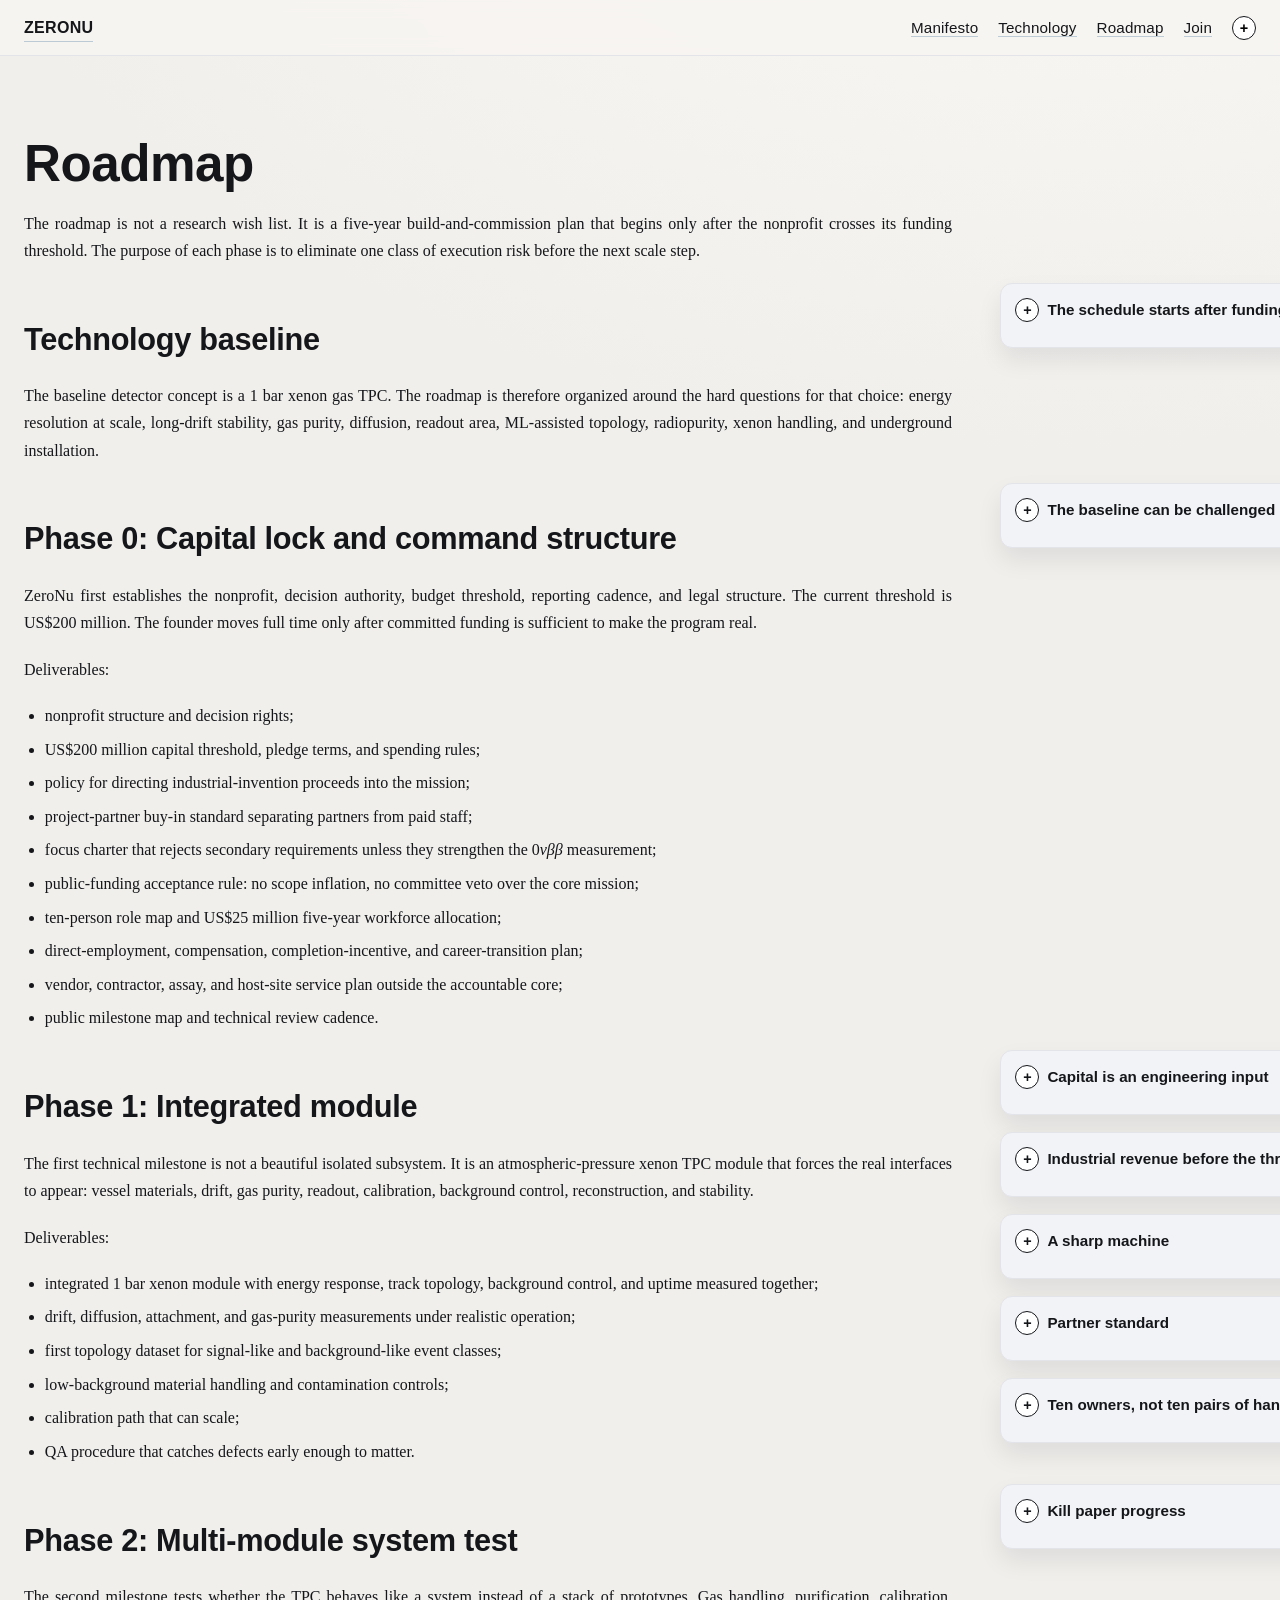
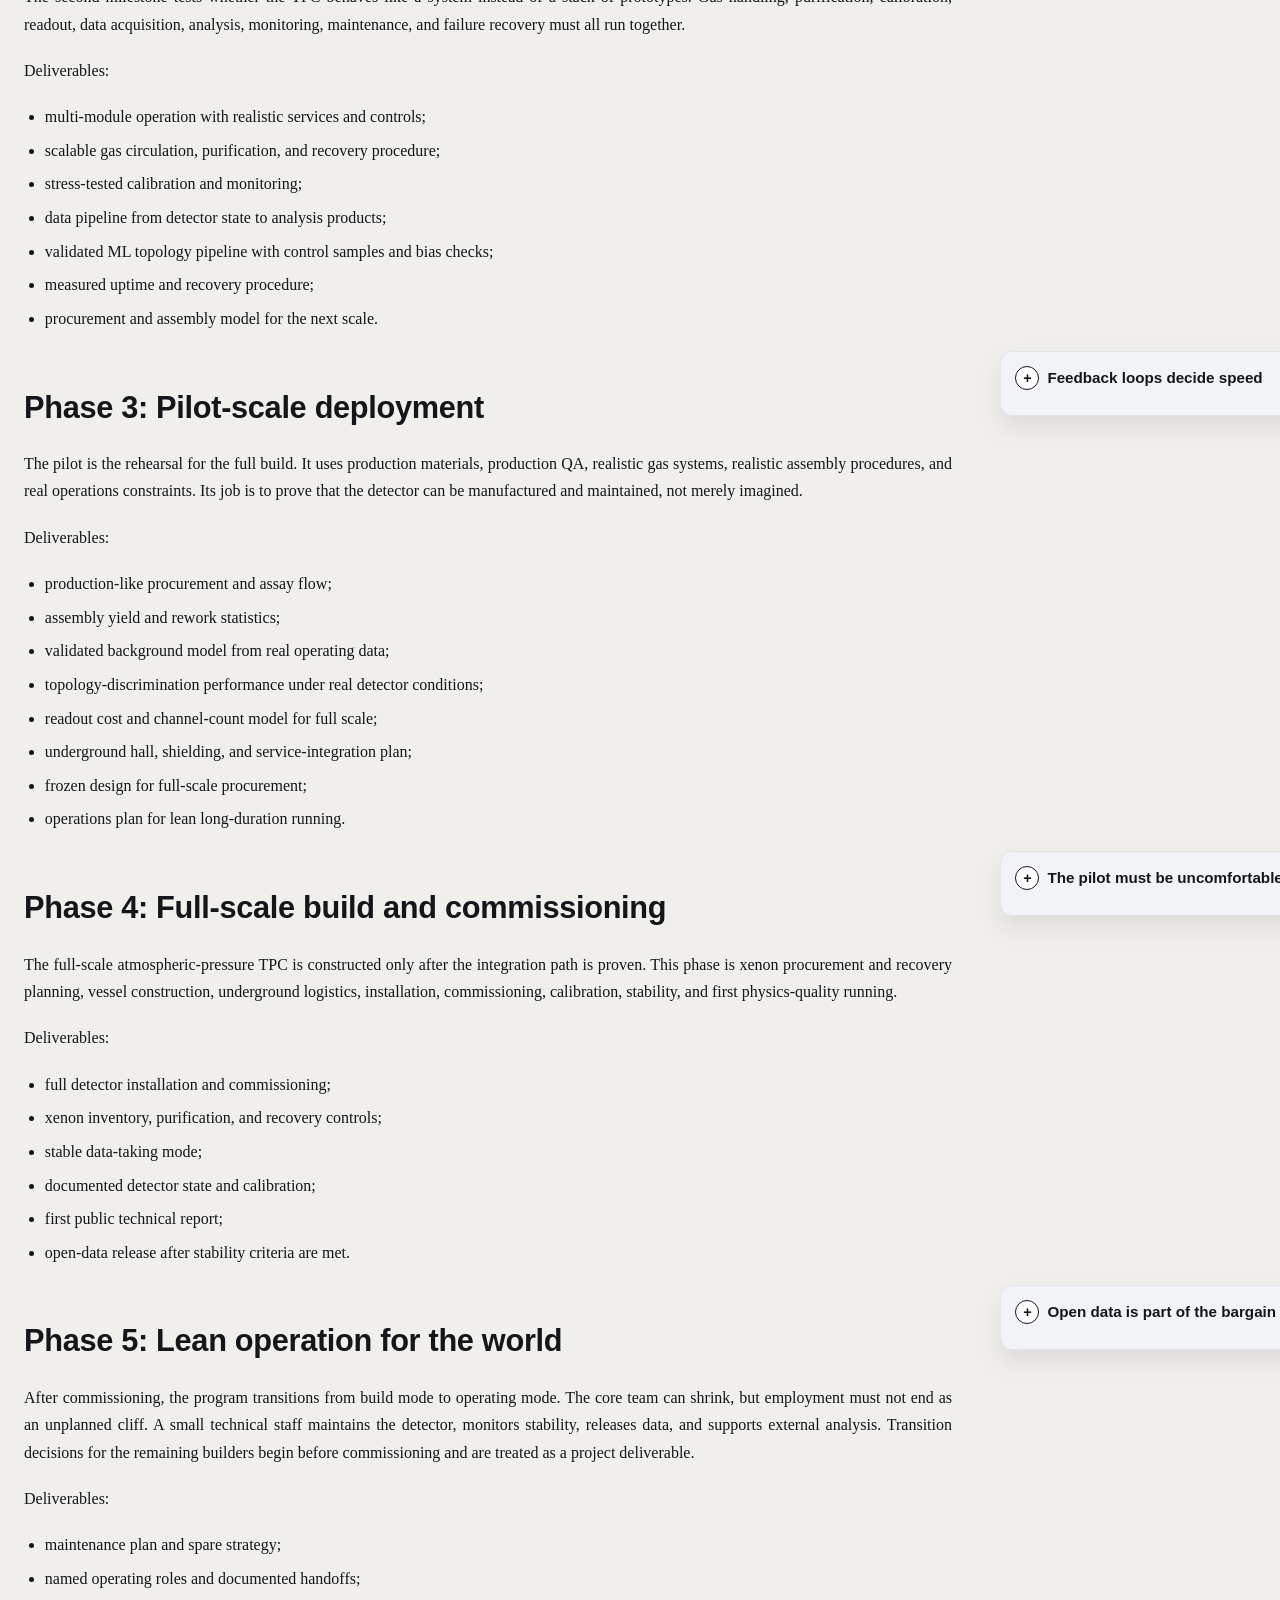
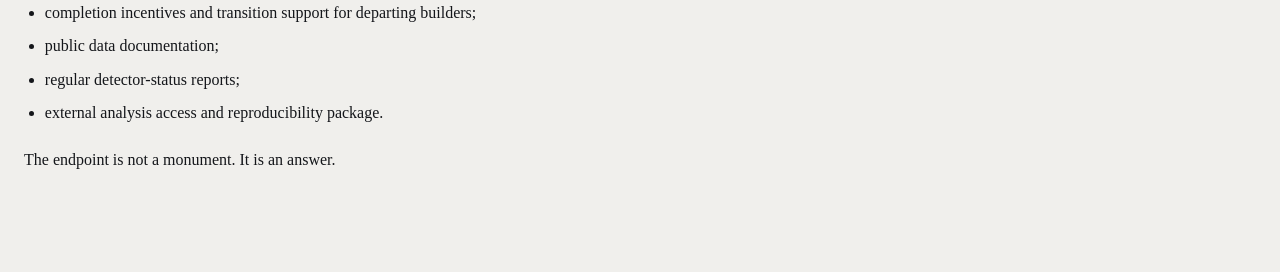
<file: docs/roadmap.html>
<!doctype html>
<html lang="en">
<head>
  <meta charset="utf-8" />
  <meta name="viewport" content="width=device-width,initial-scale=1" />
  <title>Roadmap — ZeroNu</title>
    <link rel="stylesheet" href="assets/style.css" />
  </head>
<body>
    <nav class="nav">
      <div class="nav-inner">
        <a href="index.html" class="brand">ZeroNu</a>
        <div class="links">
          <a href="manifesto.html">Manifesto</a>
          <a href="technology.html">Technology</a>
          <a href="roadmap.html">Roadmap</a>
          <a href="contact.html">Join</a>
          <button class="commentary-global" id="commentary-toggle" type="button" aria-pressed="false" aria-label="Toggle commentary" title="Toggle commentary">
            <span class="commentary-toggle" aria-hidden="true"></span>
          </button>
        </div>
      </div>
    </nav>
    <main class="container">
    <h1 id="roadmap">Roadmap</h1>
    <p>The roadmap is not a research wish list. It is a five-year
    build-and-commission plan that begins only after the nonprofit
    crosses its funding threshold. The purpose of each phase is to
    eliminate one class of execution risk before the next scale
    step.</p>
    <span class="commentary-anchor" aria-hidden="true"></span>
    <details class="commentary" data-commentary="1">
    <summary><span class="commentary-toggle" aria-hidden="true"></span><span class="commentary-title">The schedule starts after funding lock</span></summary>
    <div class="commentary-body">
    <p>The five-year clock should not start while the organization is
    still begging for survival money. It starts when capital, authority,
    and the core team are in place.</p>
    </div></details>
    <h2 id="technology-baseline">Technology baseline</h2>
    <p>The baseline detector concept is a 1 bar xenon gas TPC. The
    roadmap is therefore organized around the hard questions for that
    choice: energy resolution at scale, long-drift stability, gas
    purity, diffusion, readout area, ML-assisted topology, radiopurity,
    xenon handling, and underground installation.</p>
    <span class="commentary-anchor" aria-hidden="true"></span>
    <details class="commentary" data-commentary="1">
    <summary><span class="commentary-toggle" aria-hidden="true"></span><span class="commentary-title">The baseline can be challenged</span></summary>
    <div class="commentary-body">
    <p>The technology paper and early demonstrations must earn the
    baseline. If a core assumption fails under integrated test, the
    program should know quickly and change direction deliberately.</p>
    </div></details>
    <h2 id="phase-0-capital-lock-and-command-structure">Phase 0: Capital
    lock and command structure</h2>
    <p>ZeroNu first establishes the nonprofit, decision authority,
    budget threshold, reporting cadence, and legal structure. The
    current threshold is US$200 million. The founder moves full time
    only after committed funding is sufficient to make the program
    real.</p>
    <p>Deliverables:</p>
    <ul>
    <li>nonprofit structure and decision rights;</li>
    <li>US$200 million capital threshold, pledge terms, and spending
    rules;</li>
    <li>policy for directing industrial-invention proceeds into the
    mission;</li>
    <li>project-partner buy-in standard separating partners from paid
    staff;</li>
    <li>focus charter that rejects secondary requirements unless they
    strengthen the <span
    class="math inline">0<em>ν</em><em>β</em><em>β</em></span>
    measurement;</li>
    <li>public-funding acceptance rule: no scope inflation, no committee
    veto over the core mission;</li>
    <li>ten-person role map and US$25 million five-year workforce
    allocation;</li>
    <li>direct-employment, compensation, completion-incentive, and
    career-transition plan;</li>
    <li>vendor, contractor, assay, and host-site service plan outside
    the accountable core;</li>
    <li>public milestone map and technical review cadence.</li>
    </ul>
    <span class="commentary-anchor" aria-hidden="true"></span>
    <details class="commentary" data-commentary="1">
    <summary><span class="commentary-toggle" aria-hidden="true"></span><span class="commentary-title">Capital is an engineering input</span></summary>
    <div class="commentary-body">
    <p>Funding determines staffing, procurement, schedule realism, QA
    depth, vendor leverage, and test infrastructure. Treating capital as
    external to engineering is one reason large experiments drift.</p>
    </div></details>
    <span class="commentary-anchor" aria-hidden="true"></span>
    <details class="commentary" data-commentary="1">
    <summary><span class="commentary-toggle" aria-hidden="true"></span><span class="commentary-title">Industrial revenue before the threshold</span></summary>
    <div class="commentary-body">
    <p>Before the full detector program launches, ZeroNu can generate
    mission capital by inventing instruments, sensors, detectors, and
    software for industrial customers. That revenue stream should be
    measured by how much non-dilutive force it adds to the final
    experiment.</p>
    </div></details>
    <span class="commentary-anchor" aria-hidden="true"></span>
    <details class="commentary" data-commentary="1">
    <summary><span class="commentary-toggle" aria-hidden="true"></span><span class="commentary-title">A sharp machine</span></summary>
    <div class="commentary-body">
    <p>The detector should be designed like a sharp instrument for one
    decisive question. Other physics is acceptable only when it does not
    change the machine, schedule, or decision structure.</p>
    </div></details>
    <span class="commentary-anchor" aria-hidden="true"></span>
    <details class="commentary" data-commentary="1">
    <summary><span class="commentary-toggle" aria-hidden="true"></span><span class="commentary-title">Partner standard</span></summary>
    <div class="commentary-body">
    <p>Partners must carry personal downside and commit upside to the
    mission. Paid staff are different: the experiment should hire
    excellent workers without demanding personal financial
    sacrifice.</p>
    </div></details>
    <span class="commentary-anchor" aria-hidden="true"></span>
    <details class="commentary" data-commentary="1">
    <summary><span class="commentary-toggle" aria-hidden="true"></span><span class="commentary-title">Ten owners, not ten pairs of hands</span></summary>
    <div class="commentary-body">
    <p>The core team owns requirements, interfaces, vendor acceptance,
    integration, and commissioning. Fabrication and other bounded
    specialist work are purchased from qualified suppliers. The program
    stays lean by keeping authority concentrated, not by pretending the
    supply chain does not exist.</p>
    </div></details>
    <h2 id="phase-1-integrated-module">Phase 1: Integrated module</h2>
    <p>The first technical milestone is not a beautiful isolated
    subsystem. It is an atmospheric-pressure xenon TPC module that
    forces the real interfaces to appear: vessel materials, drift, gas
    purity, readout, calibration, background control, reconstruction,
    and stability.</p>
    <p>Deliverables:</p>
    <ul>
    <li>integrated 1 bar xenon module with energy response, track
    topology, background control, and uptime measured together;</li>
    <li>drift, diffusion, attachment, and gas-purity measurements under
    realistic operation;</li>
    <li>first topology dataset for signal-like and background-like event
    classes;</li>
    <li>low-background material handling and contamination
    controls;</li>
    <li>calibration path that can scale;</li>
    <li>QA procedure that catches defects early enough to matter.</li>
    </ul>
    <span class="commentary-anchor" aria-hidden="true"></span>
    <details class="commentary" data-commentary="1">
    <summary><span class="commentary-toggle" aria-hidden="true"></span><span class="commentary-title">Kill paper progress</span></summary>
    <div class="commentary-body">
    <p>A technique demonstrated alone is not yet a detector. A milestone
    counts only when it survives contact with the rest of the
    system.</p>
    </div></details>
    <h2 id="phase-2-multi-module-system-test">Phase 2: Multi-module
    system test</h2>
    <p>The second milestone tests whether the TPC behaves like a system
    instead of a stack of prototypes. Gas handling, purification,
    calibration, readout, data acquisition, analysis, monitoring,
    maintenance, and failure recovery must all run together.</p>
    <p>Deliverables:</p>
    <ul>
    <li>multi-module operation with realistic services and
    controls;</li>
    <li>scalable gas circulation, purification, and recovery
    procedure;</li>
    <li>stress-tested calibration and monitoring;</li>
    <li>data pipeline from detector state to analysis products;</li>
    <li>validated ML topology pipeline with control samples and bias
    checks;</li>
    <li>measured uptime and recovery procedure;</li>
    <li>procurement and assembly model for the next scale.</li>
    </ul>
    <span class="commentary-anchor" aria-hidden="true"></span>
    <details class="commentary" data-commentary="1">
    <summary><span class="commentary-toggle" aria-hidden="true"></span><span class="commentary-title">Feedback loops decide speed</span></summary>
    <div class="commentary-body">
    <p>The program must be able to discover a fault, reproduce it,
    assign ownership, fix it, and verify the fix quickly. If debugging
    takes months, the model has failed.</p>
    </div></details>
    <h2 id="phase-3-pilot-scale-deployment">Phase 3: Pilot-scale
    deployment</h2>
    <p>The pilot is the rehearsal for the full build. It uses production
    materials, production QA, realistic gas systems, realistic assembly
    procedures, and real operations constraints. Its job is to prove
    that the detector can be manufactured and maintained, not merely
    imagined.</p>
    <p>Deliverables:</p>
    <ul>
    <li>production-like procurement and assay flow;</li>
    <li>assembly yield and rework statistics;</li>
    <li>validated background model from real operating data;</li>
    <li>topology-discrimination performance under real detector
    conditions;</li>
    <li>readout cost and channel-count model for full scale;</li>
    <li>underground hall, shielding, and service-integration plan;</li>
    <li>frozen design for full-scale procurement;</li>
    <li>operations plan for lean long-duration running.</li>
    </ul>
    <span class="commentary-anchor" aria-hidden="true"></span>
    <details class="commentary" data-commentary="1">
    <summary><span class="commentary-toggle" aria-hidden="true"></span><span class="commentary-title">The pilot must be uncomfortable</span></summary>
    <div class="commentary-body">
    <p>A pilot that avoids logistics, contamination risk, maintenance
    burden, and data-quality problems is theater. The pilot must expose
    exactly the problems that would otherwise appear during the full
    build.</p>
    </div></details>
    <h2 id="phase-4-full-scale-build-and-commissioning">Phase 4:
    Full-scale build and commissioning</h2>
    <p>The full-scale atmospheric-pressure TPC is constructed only after
    the integration path is proven. This phase is xenon procurement and
    recovery planning, vessel construction, underground logistics,
    installation, commissioning, calibration, stability, and first
    physics-quality running.</p>
    <p>Deliverables:</p>
    <ul>
    <li>full detector installation and commissioning;</li>
    <li>xenon inventory, purification, and recovery controls;</li>
    <li>stable data-taking mode;</li>
    <li>documented detector state and calibration;</li>
    <li>first public technical report;</li>
    <li>open-data release after stability criteria are met.</li>
    </ul>
    <span class="commentary-anchor" aria-hidden="true"></span>
    <details class="commentary" data-commentary="1">
    <summary><span class="commentary-toggle" aria-hidden="true"></span><span class="commentary-title">Open data is part of the bargain</span></summary>
    <div class="commentary-body">
    <p>Once the detector is stable and calibrated, the data belongs to
    the scientific question. Releasing it without embargo maximizes
    analysis power and prevents the experiment from becoming private
    intellectual property.</p>
    </div></details>
    <h2 id="phase-5-lean-operation-for-the-world">Phase 5: Lean
    operation for the world</h2>
    <p>After commissioning, the program transitions from build mode to
    operating mode. The core team can shrink, but employment must not
    end as an unplanned cliff. A small technical staff maintains the
    detector, monitors stability, releases data, and supports external
    analysis. Transition decisions for the remaining builders begin
    before commissioning and are treated as a project deliverable.</p>
    <p>Deliverables:</p>
    <ul>
    <li>maintenance plan and spare strategy;</li>
    <li>named operating roles and documented handoffs;</li>
    <li>completion incentives and transition support for departing
    builders;</li>
    <li>public data documentation;</li>
    <li>regular detector-status reports;</li>
    <li>external analysis access and reproducibility package.</li>
    </ul>
    <p>The endpoint is not a monument. It is an answer.</p>
  </main>
    <script src="assets/marginalia.js" defer></script>
</body>
</html>
</file>
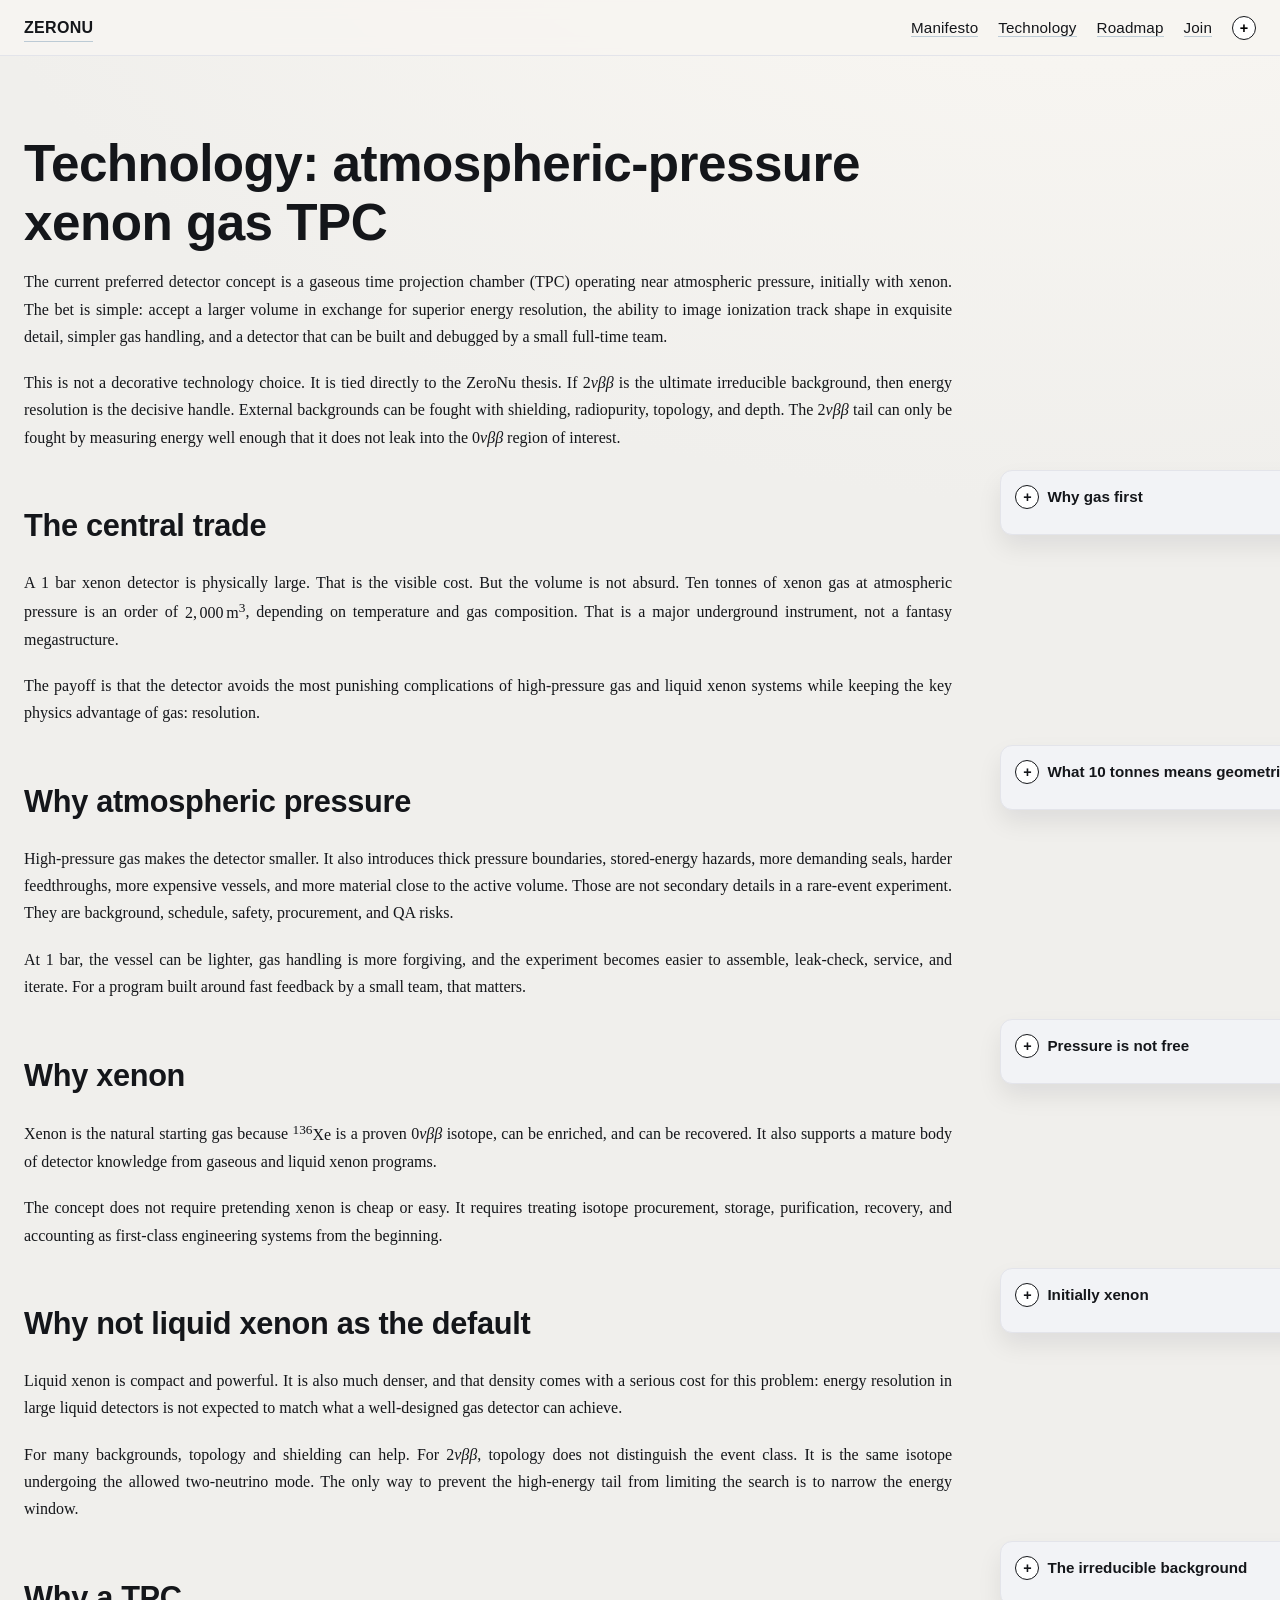
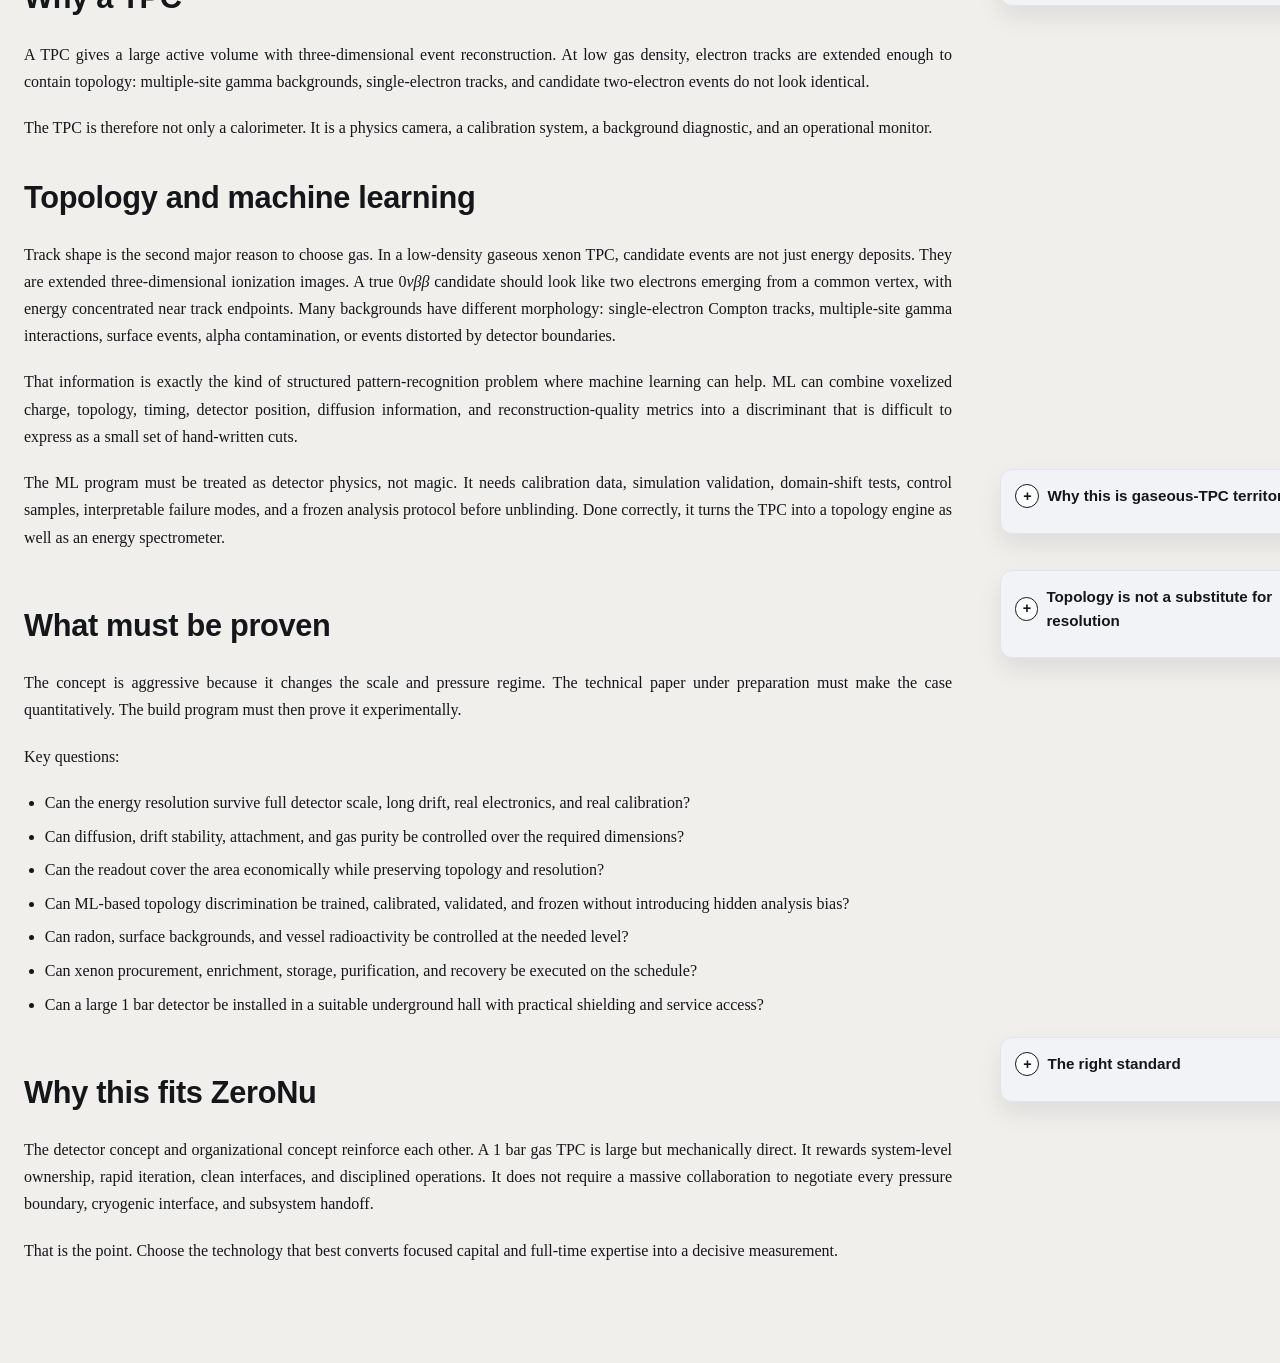
<file: docs/technology.html>
<!doctype html>
<html lang="en">
<head>
  <meta charset="utf-8" />
  <meta name="viewport" content="width=device-width,initial-scale=1" />
  <title>Technology — ZeroNu</title>
    <link rel="stylesheet" href="assets/style.css" />
  </head>
<body>
    <nav class="nav">
      <div class="nav-inner">
        <a href="index.html" class="brand">ZeroNu</a>
        <div class="links">
          <a href="manifesto.html">Manifesto</a>
          <a href="technology.html">Technology</a>
          <a href="roadmap.html">Roadmap</a>
          <a href="contact.html">Join</a>
          <button class="commentary-global" id="commentary-toggle" type="button" aria-pressed="false" aria-label="Toggle commentary" title="Toggle commentary">
            <span class="commentary-toggle" aria-hidden="true"></span>
          </button>
        </div>
      </div>
    </nav>
    <main class="container">
    <h1 id="technology-atmospheric-pressure-xenon-gas-tpc">Technology:
    atmospheric-pressure xenon gas TPC</h1>
    <p>The current preferred detector concept is a gaseous time
    projection chamber (TPC) operating near atmospheric pressure,
    initially with xenon. The bet is simple: accept a larger volume in
    exchange for superior energy resolution, the ability to image
    ionization track shape in exquisite detail, simpler gas handling,
    and a detector that can be built and debugged by a small full-time
    team.</p>
    <p>This is not a decorative technology choice. It is tied directly
    to the ZeroNu thesis. If <span
    class="math inline">2<em>ν</em><em>β</em><em>β</em></span> is the
    ultimate irreducible background, then energy resolution is the
    decisive handle. External backgrounds can be fought with shielding,
    radiopurity, topology, and depth. The <span
    class="math inline">2<em>ν</em><em>β</em><em>β</em></span> tail can
    only be fought by measuring energy well enough that it does not leak
    into the <span
    class="math inline">0<em>ν</em><em>β</em><em>β</em></span> region of
    interest.</p>
    <span class="commentary-anchor" aria-hidden="true"></span>
    <details class="commentary" data-commentary="1">
    <summary><span class="commentary-toggle" aria-hidden="true"></span><span class="commentary-title">Why gas first</span></summary>
    <div class="commentary-body">
    <p>Gas is not chosen because it is compact. It is chosen because it
    preserves information. A gaseous TPC can measure ionization with
    excellent intrinsic resolution and image the ionization track shape
    in exquisite detail, retaining event topology that dense liquid
    detectors mostly compress away.</p>
    </div></details>
    <h2 id="the-central-trade">The central trade</h2>
    <p>A 1 bar xenon detector is physically large. That is the visible
    cost. But the volume is not absurd. Ten tonnes of xenon gas at
    atmospheric pressure is an order of <span
    class="math inline">2, 000 m<sup>3</sup></span>, depending on
    temperature and gas composition. That is a major underground
    instrument, not a fantasy megastructure.</p>
    <p>The payoff is that the detector avoids the most punishing
    complications of high-pressure gas and liquid xenon systems while
    keeping the key physics advantage of gas: resolution.</p>
    <span class="commentary-anchor" aria-hidden="true"></span>
    <details class="commentary" data-commentary="1">
    <summary><span class="commentary-toggle" aria-hidden="true"></span><span class="commentary-title">What 10 tonnes means geometrically</span></summary>
    <div class="commentary-body">
    <p>A volume near <span
    class="math inline">2, 000 m<sup>3</sup></span> can be imagined as a
    cube about 12 to 13 meters on a side, or a cylindrical detector with
    dimensions in the range of existing underground experimental halls.
    The final geometry is an engineering problem, not a show-stopper by
    itself.</p>
    </div></details>
    <h2 id="why-atmospheric-pressure">Why atmospheric pressure</h2>
    <p>High-pressure gas makes the detector smaller. It also introduces
    thick pressure boundaries, stored-energy hazards, more demanding
    seals, harder feedthroughs, more expensive vessels, and more
    material close to the active volume. Those are not secondary details
    in a rare-event experiment. They are background, schedule, safety,
    procurement, and QA risks.</p>
    <p>At 1 bar, the vessel can be lighter, gas handling is more
    forgiving, and the experiment becomes easier to assemble,
    leak-check, service, and iterate. For a program built around fast
    feedback by a small team, that matters.</p>
    <span class="commentary-anchor" aria-hidden="true"></span>
    <details class="commentary" data-commentary="1">
    <summary><span class="commentary-toggle" aria-hidden="true"></span><span class="commentary-title">Pressure is not free</span></summary>
    <div class="commentary-body">
    <p>Reducing volume by increasing pressure can look attractive on
    paper. But pressure moves complexity into the vessel, seals, safety
    case, material budget, and long-term operations. ZeroNu should count
    total system complexity, not just active volume.</p>
    </div></details>
    <h2 id="why-xenon">Why xenon</h2>
    <p>Xenon is the natural starting gas because <span
    class="math inline"><sup>136</sup>Xe</span> is a proven <span
    class="math inline">0<em>ν</em><em>β</em><em>β</em></span> isotope,
    can be enriched, and can be recovered. It also supports a mature
    body of detector knowledge from gaseous and liquid xenon
    programs.</p>
    <p>The concept does not require pretending xenon is cheap or easy.
    It requires treating isotope procurement, storage, purification,
    recovery, and accounting as first-class engineering systems from the
    beginning.</p>
    <span class="commentary-anchor" aria-hidden="true"></span>
    <details class="commentary" data-commentary="1">
    <summary><span class="commentary-toggle" aria-hidden="true"></span><span class="commentary-title">Initially xenon</span></summary>
    <div class="commentary-body">
    <p>“Initially xenon” leaves room for the technical program to learn.
    The near-term argument is strongest for xenon because the isotope,
    Q-value, enrichment path, and detector literature are real. The
    platform should still be judged by measured performance, not loyalty
    to a material.</p>
    </div></details>
    <h2 id="why-not-liquid-xenon-as-the-default">Why not liquid xenon as
    the default</h2>
    <p>Liquid xenon is compact and powerful. It is also much denser, and
    that density comes with a serious cost for this problem: energy
    resolution in large liquid detectors is not expected to match what a
    well-designed gas detector can achieve.</p>
    <p>For many backgrounds, topology and shielding can help. For <span
    class="math inline">2<em>ν</em><em>β</em><em>β</em></span>, topology
    does not distinguish the event class. It is the same isotope
    undergoing the allowed two-neutrino mode. The only way to prevent
    the high-energy tail from limiting the search is to narrow the
    energy window.</p>
    <span class="commentary-anchor" aria-hidden="true"></span>
    <details class="commentary" data-commentary="1">
    <summary><span class="commentary-toggle" aria-hidden="true"></span><span class="commentary-title">The irreducible background</span></summary>
    <div class="commentary-body">
    <p><span class="math inline">2<em>ν</em><em>β</em><em>β</em></span>
    is not contamination. It is the source isotope doing the allowed
    decay. No material assay or external veto removes it. Energy
    resolution is the discriminant.</p>
    </div></details>
    <h2 id="why-a-tpc">Why a TPC</h2>
    <p>A TPC gives a large active volume with three-dimensional event
    reconstruction. At low gas density, electron tracks are extended
    enough to contain topology: multiple-site gamma backgrounds,
    single-electron tracks, and candidate two-electron events do not
    look identical.</p>
    <p>The TPC is therefore not only a calorimeter. It is a physics
    camera, a calibration system, a background diagnostic, and an
    operational monitor.</p>
    <h2 id="topology-and-machine-learning">Topology and machine
    learning</h2>
    <p>Track shape is the second major reason to choose gas. In a
    low-density gaseous xenon TPC, candidate events are not just energy
    deposits. They are extended three-dimensional ionization images. A
    true <span
    class="math inline">0<em>ν</em><em>β</em><em>β</em></span> candidate
    should look like two electrons emerging from a common vertex, with
    energy concentrated near track endpoints. Many backgrounds have
    different morphology: single-electron Compton tracks, multiple-site
    gamma interactions, surface events, alpha contamination, or events
    distorted by detector boundaries.</p>
    <p>That information is exactly the kind of structured
    pattern-recognition problem where machine learning can help. ML can
    combine voxelized charge, topology, timing, detector position,
    diffusion information, and reconstruction-quality metrics into a
    discriminant that is difficult to express as a small set of
    hand-written cuts.</p>
    <span class="commentary-anchor" aria-hidden="true"></span>
    <details class="commentary" data-commentary="1">
    <summary><span class="commentary-toggle" aria-hidden="true"></span><span class="commentary-title">Why this is gaseous-TPC territory</span></summary>
    <div class="commentary-body">
    <p>Dense liquid detectors are powerful, but the tracks are short and
    topology is compressed. A low-density gas TPC gives the event enough
    spatial extent for track-shape discrimination to become a primary
    background-rejection tool.</p>
    </div></details>
    <p>The ML program must be treated as detector physics, not magic. It
    needs calibration data, simulation validation, domain-shift tests,
    control samples, interpretable failure modes, and a frozen analysis
    protocol before unblinding. Done correctly, it turns the TPC into a
    topology engine as well as an energy spectrometer.</p>
    <span class="commentary-anchor" aria-hidden="true"></span>
    <details class="commentary" data-commentary="1">
    <summary><span class="commentary-toggle" aria-hidden="true"></span><span class="commentary-title">Topology is not a substitute for resolution</span></summary>
    <div class="commentary-body">
    <p>Topology, especially ML-assisted topology, helps suppress
    external and instrumental backgrounds. It does not solve the <span
    class="math inline">2<em>ν</em><em>β</em><em>β</em></span> tail. The
    technology choice has to win on both fronts: topology for external
    backgrounds, resolution for the irreducible one.</p>
    </div></details>
    <h2 id="what-must-be-proven">What must be proven</h2>
    <p>The concept is aggressive because it changes the scale and
    pressure regime. The technical paper under preparation must make the
    case quantitatively. The build program must then prove it
    experimentally.</p>
    <p>Key questions:</p>
    <ul>
    <li>Can the energy resolution survive full detector scale, long
    drift, real electronics, and real calibration?</li>
    <li>Can diffusion, drift stability, attachment, and gas purity be
    controlled over the required dimensions?</li>
    <li>Can the readout cover the area economically while preserving
    topology and resolution?</li>
    <li>Can ML-based topology discrimination be trained, calibrated,
    validated, and frozen without introducing hidden analysis bias?</li>
    <li>Can radon, surface backgrounds, and vessel radioactivity be
    controlled at the needed level?</li>
    <li>Can xenon procurement, enrichment, storage, purification, and
    recovery be executed on the schedule?</li>
    <li>Can a large 1 bar detector be installed in a suitable
    underground hall with practical shielding and service access?</li>
    </ul>
    <span class="commentary-anchor" aria-hidden="true"></span>
    <details class="commentary" data-commentary="1">
    <summary><span class="commentary-toggle" aria-hidden="true"></span><span class="commentary-title">The right standard</span></summary>
    <div class="commentary-body">
    <p>The proposal should not win by sounding elegant. It should win by
    passing integrated demonstrations: resolution plus topology plus
    radiopurity plus stability in the same system.</p>
    </div></details>
    <h2 id="why-this-fits-zeronu">Why this fits ZeroNu</h2>
    <p>The detector concept and organizational concept reinforce each
    other. A 1 bar gas TPC is large but mechanically direct. It rewards
    system-level ownership, rapid iteration, clean interfaces, and
    disciplined operations. It does not require a massive collaboration
    to negotiate every pressure boundary, cryogenic interface, and
    subsystem handoff.</p>
    <p>That is the point. Choose the technology that best converts
    focused capital and full-time expertise into a decisive
    measurement.</p>
  </main>
    <script src="assets/marginalia.js" defer></script>
</body>
</html>
</file>
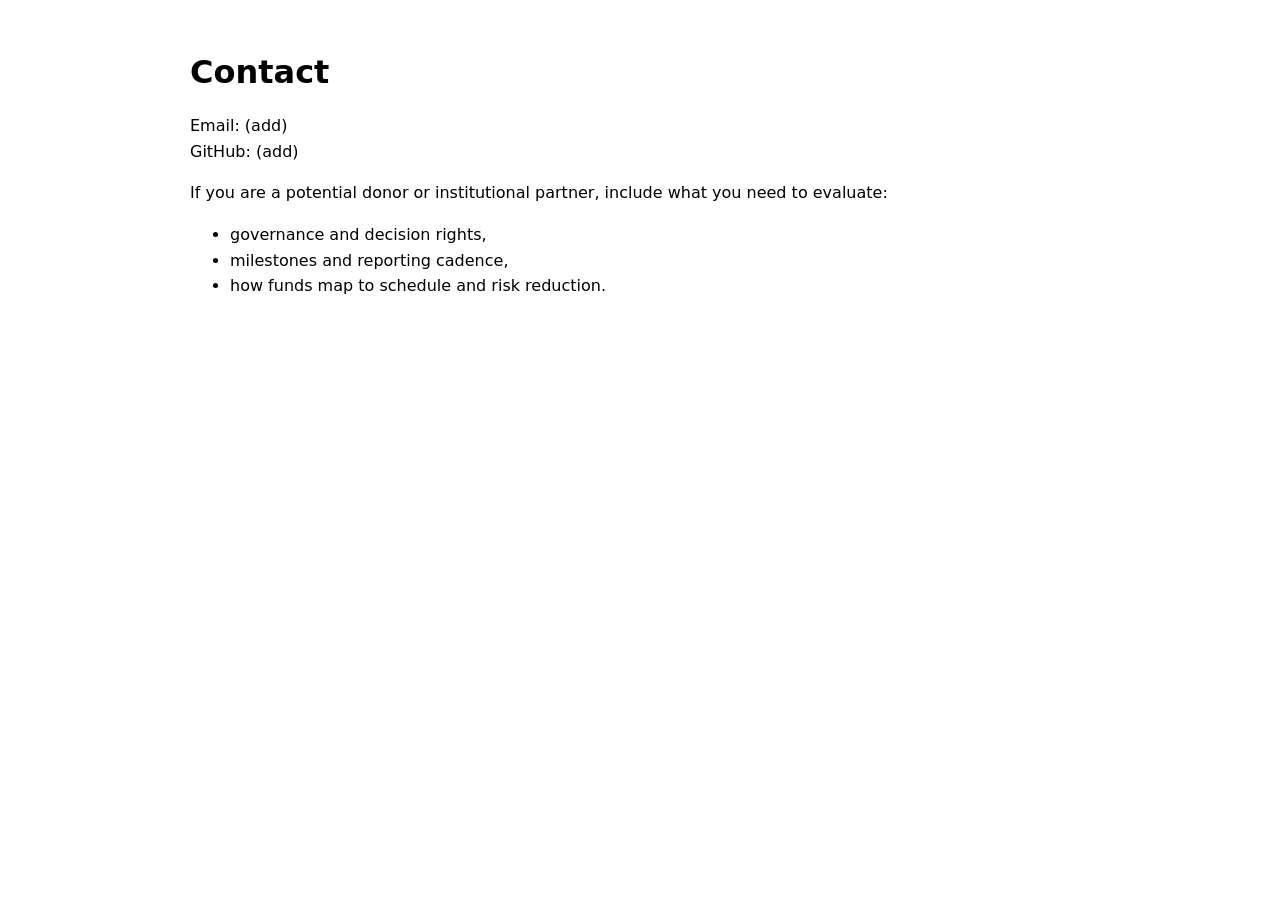
<file: site/contact.html>
<!doctype html>
<html lang="en">
<head>
  <meta charset="utf-8" />
  <meta name="viewport" content="width=device-width,initial-scale=1" />
  <title>contact — ZeroNu</title>
    <link rel="stylesheet" href="assets/style.css" />
  </head>
<body>
  <main class="container">
    <h1 id="contact">Contact</h1>
    <p>Email: (add)<br />
    GitHub: (add)</p>
    <p>If you are a potential donor or institutional partner, include
    what you need to evaluate:</p>
    <ul>
    <li>governance and decision rights,<br />
    </li>
    <li>milestones and reporting cadence,<br />
    </li>
    <li>how funds map to schedule and risk reduction.</li>
    </ul>
  </main>
</body>
</html>
</file>
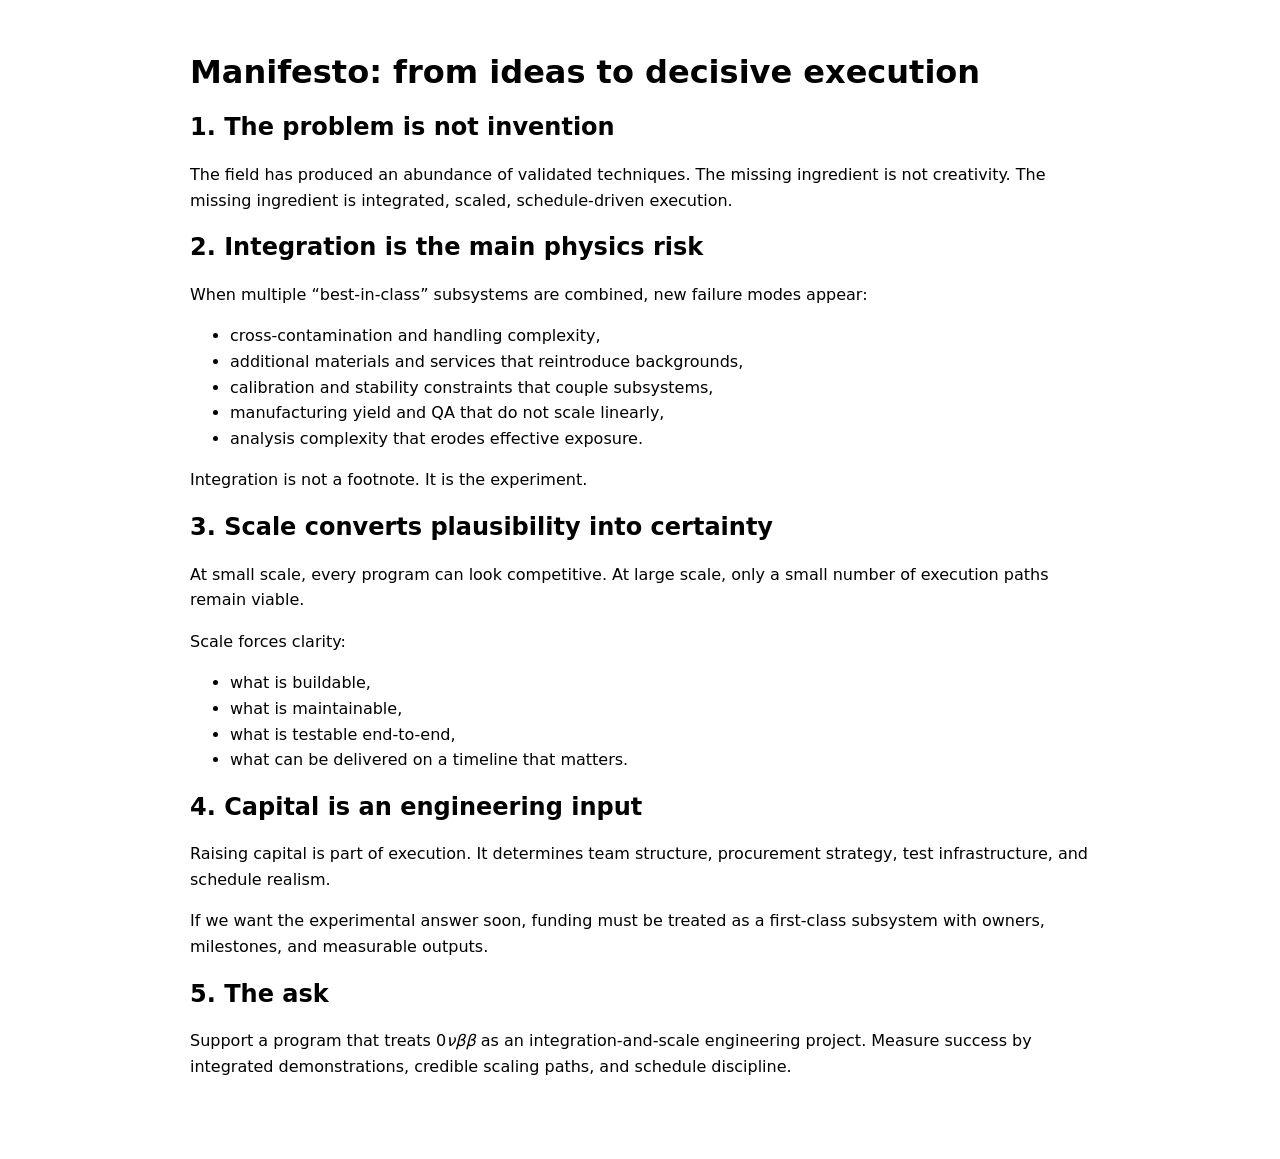
<file: site/manifesto.html>
<!doctype html>
<html lang="en">
<head>
  <meta charset="utf-8" />
  <meta name="viewport" content="width=device-width,initial-scale=1" />
  <title>manifesto — ZeroNu</title>
    <link rel="stylesheet" href="assets/style.css" />
  </head>
<body>
  <main class="container">
    <h1 id="manifesto-from-ideas-to-decisive-execution">Manifesto: from
    ideas to decisive execution</h1>
    <h2 id="the-problem-is-not-invention">1. The problem is not
    invention</h2>
    <p>The field has produced an abundance of validated techniques. The
    missing ingredient is not creativity. The missing ingredient is
    integrated, scaled, schedule-driven execution.</p>
    <h2 id="integration-is-the-main-physics-risk">2. Integration is the
    main physics risk</h2>
    <p>When multiple “best-in-class” subsystems are combined, new
    failure modes appear:</p>
    <ul>
    <li>cross-contamination and handling complexity,</li>
    <li>additional materials and services that reintroduce
    backgrounds,</li>
    <li>calibration and stability constraints that couple
    subsystems,</li>
    <li>manufacturing yield and QA that do not scale linearly,</li>
    <li>analysis complexity that erodes effective exposure.</li>
    </ul>
    <p>Integration is not a footnote. It is the experiment.</p>
    <h2 id="scale-converts-plausibility-into-certainty">3. Scale
    converts plausibility into certainty</h2>
    <p>At small scale, every program can look competitive. At large
    scale, only a small number of execution paths remain viable.</p>
    <p>Scale forces clarity:</p>
    <ul>
    <li>what is buildable,</li>
    <li>what is maintainable,</li>
    <li>what is testable end-to-end,</li>
    <li>what can be delivered on a timeline that matters.</li>
    </ul>
    <h2 id="capital-is-an-engineering-input">4. Capital is an
    engineering input</h2>
    <p>Raising capital is part of execution. It determines team
    structure, procurement strategy, test infrastructure, and schedule
    realism.</p>
    <p>If we want the experimental answer soon, funding must be treated
    as a first-class subsystem with owners, milestones, and measurable
    outputs.</p>
    <h2 id="the-ask">5. The ask</h2>
    <p>Support a program that treats <span
    class="math inline">0<em>ν</em><em>β</em><em>β</em></span> as an
    integration-and-scale engineering project. Measure success by
    integrated demonstrations, credible scaling paths, and schedule
    discipline.</p>
  </main>
</body>
</html>
</file>
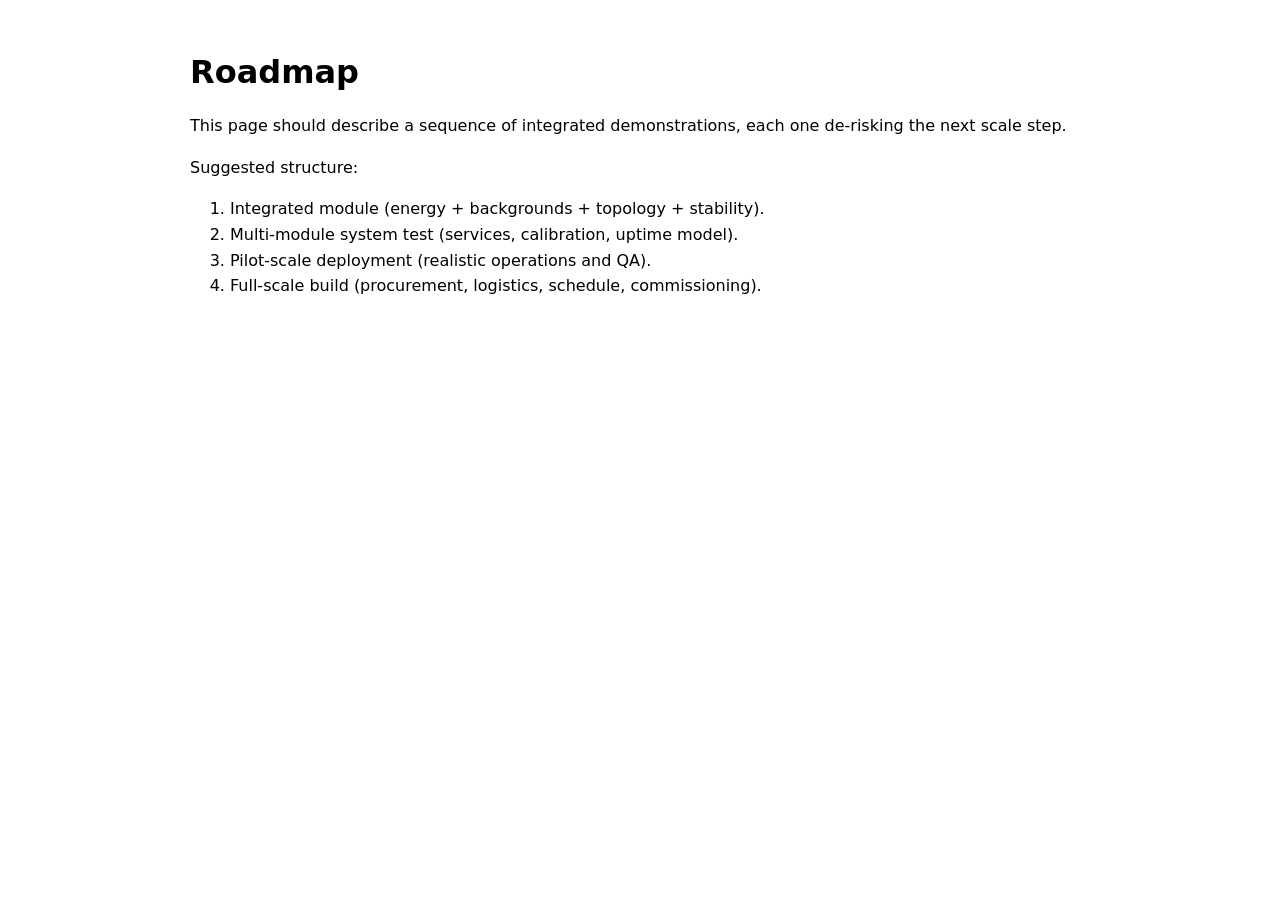
<file: site/roadmap.html>
<!doctype html>
<html lang="en">
<head>
  <meta charset="utf-8" />
  <meta name="viewport" content="width=device-width,initial-scale=1" />
  <title>roadmap — ZeroNu</title>
    <link rel="stylesheet" href="assets/style.css" />
  </head>
<body>
  <main class="container">
    <h1 id="roadmap">Roadmap</h1>
    <p>This page should describe a sequence of integrated
    demonstrations, each one de-risking the next scale step.</p>
    <p>Suggested structure:</p>
    <ol type="1">
    <li>Integrated module (energy + backgrounds + topology +
    stability).<br />
    </li>
    <li>Multi-module system test (services, calibration, uptime
    model).<br />
    </li>
    <li>Pilot-scale deployment (realistic operations and QA).<br />
    </li>
    <li>Full-scale build (procurement, logistics, schedule,
    commissioning).</li>
    </ol>
  </main>
</body>
</html>
</file>
<file: docs/assets/style.css>
:root {
  --page-pad: 1.5rem;
  --textw: 58rem;
  --marginw: 22rem;
  --gutter: 3rem;
  --maxw: calc(var(--textw) + var(--marginw) + var(--gutter) + var(--page-pad) + var(--page-pad));
  --bg: #f7f5f1;
  --ink: #14161a;
  --muted: #5d6068;
  --rule: #e3e4ea;
  --accent: #0f4c81;
  --panel: #ffffff;
  --note: #f2f3f6;
}

* { box-sizing: border-box; }
html { font-size: 16px; }
body {
  margin: 0;
  color: var(--ink);
  background: radial-gradient(1200px 800px at 85% -10%, #ffffff 0%, #f7f5f1 45%, #f0efec 100%);
  font-family: "Iowan Old Style", "Palatino Linotype", Palatino, "Book Antiqua", Georgia, serif;
  line-height: 1.7;
  hyphens: none;
  text-rendering: optimizeLegibility;
}

a {
  color: var(--accent);
  text-decoration: none;
  border-bottom: 1px solid rgba(15, 76, 129, 0.25);
}

a:hover { border-bottom-color: rgba(15, 76, 129, 0.65); }

.nav {
  position: sticky;
  top: 0;
  z-index: 10;
  background: rgba(247, 245, 241, 0.92);
  border-bottom: 1px solid var(--rule);
  backdrop-filter: blur(8px);
}

.nav-inner {
  max-width: var(--maxw);
  margin: 0 auto;
  padding: 0.85rem 1.5rem;
  display: flex;
  align-items: center;
  justify-content: space-between;
  gap: 1rem;
}

.brand {
  font-family: "Avenir Next", "Gill Sans", "Trebuchet MS", sans-serif;
  font-weight: 700;
  letter-spacing: 0.02em;
  text-transform: uppercase;
  text-decoration: none;
  color: inherit;
}

.links a {
  margin-left: 1rem;
  font-family: "Avenir Next", "Gill Sans", "Trebuchet MS", sans-serif;
  font-size: 0.95rem;
  letter-spacing: 0.01em;
  text-decoration: none;
  color: inherit;
}

.commentary-global {
  margin-left: 1rem;
  border: none;
  padding: 0;
  background: transparent;
  cursor: pointer;
  display: inline-flex;
  align-items: center;
}

.container {
  position: relative;
  max-width: var(--maxw);
  margin: 0 auto;
  padding: 2.75rem var(--page-pad) 5rem;
}

.container > *:not(details.commentary):not(.commentary-anchor) {
  max-width: var(--textw);
  margin-right: auto;
}

.container > .manifesto-comic {
  max-width: var(--textw);
  margin: 2rem 0 3.25rem;
}

.cosmic-hook {
  margin: 1.7rem 0 2.3rem;
  padding: 1.35rem 0 1.45rem;
  border-top: 1px solid var(--ink);
  border-bottom: 1px solid var(--rule);
}

.cosmic-hook p {
  max-width: 50rem;
  margin-bottom: 0;
  text-align: left;
}

.cosmic-hook p:first-child {
  margin-bottom: 0.8rem;
  font-family: "Avenir Next", "Gill Sans", "Trebuchet MS", sans-serif;
  font-size: clamp(1.35rem, 2.1vw, 1.85rem);
  line-height: 1.35;
  letter-spacing: -0.015em;
}

.cosmic-hook p:last-child {
  color: var(--muted);
  font-size: 1.08rem;
}

.manifesto-comic > p:first-child {
  margin: 0 0 0.85rem;
  text-align: left;
}

.manifesto-comic a {
  display: block;
  border: 0;
}

.manifesto-comic img {
  display: block;
  width: 100%;
  height: auto;
  border: 1px solid var(--rule);
  background: #fff;
  box-shadow: 0 18px 42px rgba(17, 18, 24, 0.1);
}

figure,
img {
  max-width: 100%;
}

img {
  height: auto;
}

.manifesto-comic > p:last-child {
  margin: 0 auto;
  color: var(--muted);
  font-family: "Avenir Next", "Gill Sans", "Trebuchet MS", sans-serif;
  font-size: 0.9rem;
  text-align: center;
}

.commentary-anchor {
  display: block;
  width: 0;
  height: 0;
  overflow: hidden;
}

h1, h2, h3, h4 {
  font-family: "Avenir Next", "Gill Sans", "Trebuchet MS", sans-serif;
  line-height: 1.15;
  letter-spacing: -0.01em;
}

h1 { font-size: clamp(2.4rem, 4vw, 3.4rem); margin-bottom: 1rem; }
h2 { font-size: clamp(1.6rem, 2.4vw, 2.2rem); margin-top: 2.4rem; }
h3 { font-size: clamp(1.25rem, 1.6vw, 1.5rem); margin-top: 1.8rem; }

p {
  margin: 0 0 1.2rem;
  text-align: justify;
  text-align-last: left;
}

ul, ol {
  padding-left: 1.3rem;
  margin: 0 0 1.2rem;
}

li {
  margin-bottom: 0.4rem;
  text-align: justify;
  text-align-last: left;
}

blockquote {
  margin: 1.4rem 0;
  padding: 0.2rem 1.1rem;
  border-left: 3px solid var(--rule);
  color: var(--muted);
  text-align: justify;
  text-align-last: left;
}

hr {
  border: none;
  border-top: 1px solid var(--rule);
  margin: 2.5rem 0;
}

pre {
  overflow-x: auto;
  padding: 1rem;
  border: 1px solid var(--rule);
  border-radius: 10px;
  background: var(--panel);
}

code {
  font-family: ui-monospace, SFMono-Regular, Menlo, Monaco, Consolas, "Liberation Mono", monospace;
  font-size: 0.95em;
}

details.commentary {
  position: absolute;
  left: calc(var(--page-pad) + var(--textw) + var(--gutter));
  width: var(--marginw);
  margin: 0;
  padding: 0.85rem 0.9rem 0.95rem;
  border: 1px solid var(--rule);
  border-radius: 12px;
  background: var(--note);
  font-size: 0.95rem;
  line-height: 1.55;
  box-shadow: 0 12px 24px rgba(17, 18, 24, 0.08);
  hyphens: none;
}

details.commentary summary {
  list-style: none;
  cursor: pointer;
  display: flex;
  align-items: center;
  gap: 0.5rem;
  font-family: "Avenir Next", "Gill Sans", "Trebuchet MS", sans-serif;
  font-size: 0.95rem;
  font-weight: 600;
  color: var(--ink);
  margin-bottom: 0.6rem;
}

details.commentary summary::-webkit-details-marker { display: none; }
details.commentary summary::marker { content: ""; }

.commentary-toggle {
  width: 1.5rem;
  height: 1.5rem;
  display: inline-flex;
  align-items: center;
  justify-content: center;
  border-radius: 999px;
  border: 1px solid var(--ink);
  font-weight: 700;
  font-size: 0.9rem;
  background: #fff;
}

.commentary-toggle::before { content: "+"; }

details.commentary[open] .commentary-toggle {
  background: var(--ink);
  color: #fff;
}

details.commentary[open] .commentary-toggle::before { content: "\2212"; }

.commentary-global .commentary-toggle { box-shadow: none; }
.commentary-global[aria-pressed="true"] .commentary-toggle::before { content: "\2212"; }

.commentary-body > :first-child { margin-top: 0; }
.commentary-body > :last-child { margin-bottom: 0; }

@media (max-width: 960px) {
  :root {
    --page-pad: 1rem;
    --textw: 100%;
    --marginw: 100%;
    --gutter: 0;
    --maxw: 100%;
  }

  .nav-inner { padding: 0.75rem 1rem; flex-wrap: wrap; }
  .links { width: 100%; justify-content: space-between; flex-wrap: wrap; display: flex; }
  .links a { margin-left: 0.6rem; }
  .commentary-global { margin-left: 0.6rem; }

  .container { padding: 2rem 1rem 4rem; }

  p, li, blockquote {
    text-align: left;
  }

  details.commentary {
    position: static;
    width: auto;
    margin: 0 0 1.4rem 0;
    box-shadow: none;
  }
}
</file>
<file: site/assets/style.css>
:root {
  --maxw: 900px;
}

html { font-size: 16px; }
body {
  margin: 0;
  font-family: system-ui, -apple-system, Segoe UI, Roboto, Helvetica, Arial, sans-serif;
  line-height: 1.6;
}

.nav {
  position: sticky;
  top: 0;
  background: white;
  border-bottom: 1px solid #eee;
}
.nav-inner {
  max-width: var(--maxw);
  margin: 0 auto;
  padding: 0.75rem 1rem;
  display: flex;
  align-items: center;
  justify-content: space-between;
  gap: 1rem;
}
.brand { font-weight: 700; text-decoration: none; color: inherit; }
.links a { margin-left: 0.9rem; text-decoration: none; color: inherit; }

.container {
  max-width: var(--maxw);
  margin: 0 auto;
  padding: 2rem 1rem 4rem;
}

h1, h2, h3 { line-height: 1.2; }
pre { overflow-x: auto; padding: 0.9rem; border: 1px solid #eee; }
code { font-family: ui-monospace, SFMono-Regular, Menlo, Monaco, Consolas, "Liberation Mono", monospace; }
blockquote { margin: 1rem 0; padding-left: 1rem; border-left: 3px solid #eee; }
</file>
